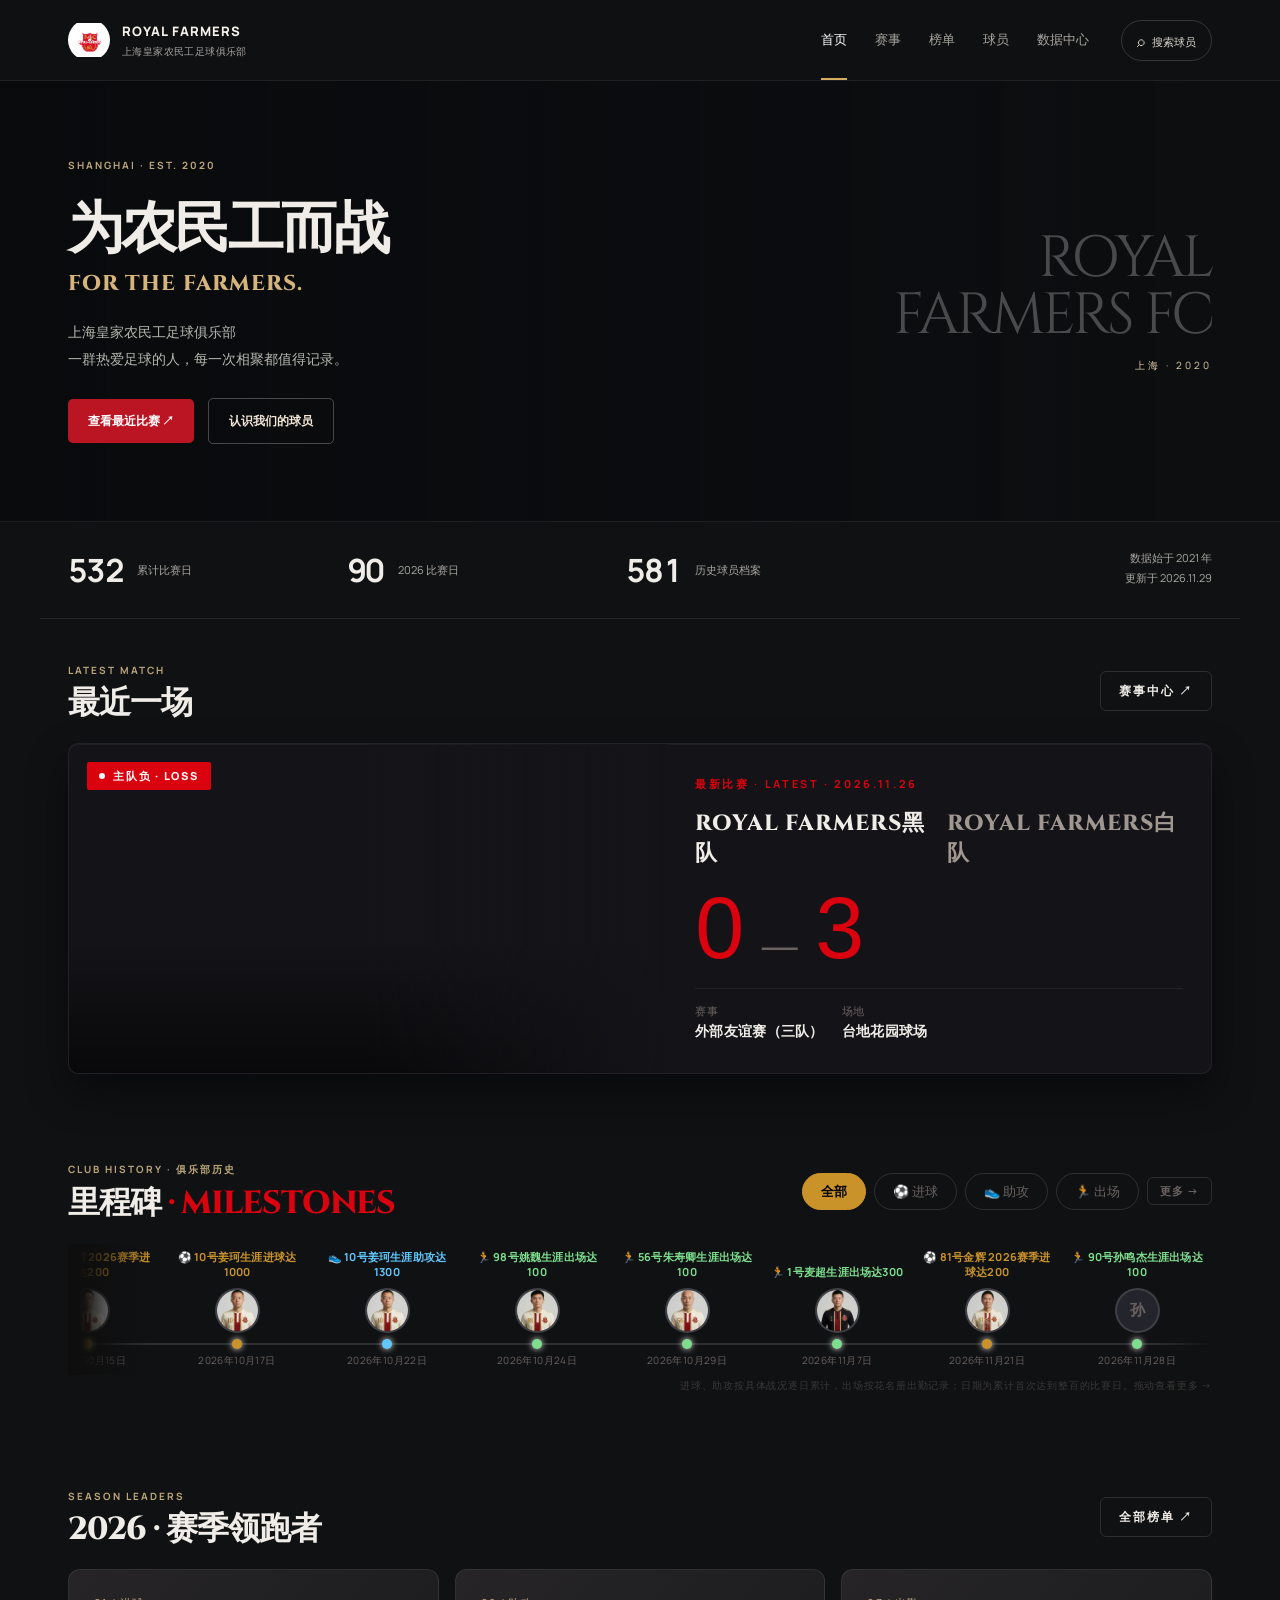
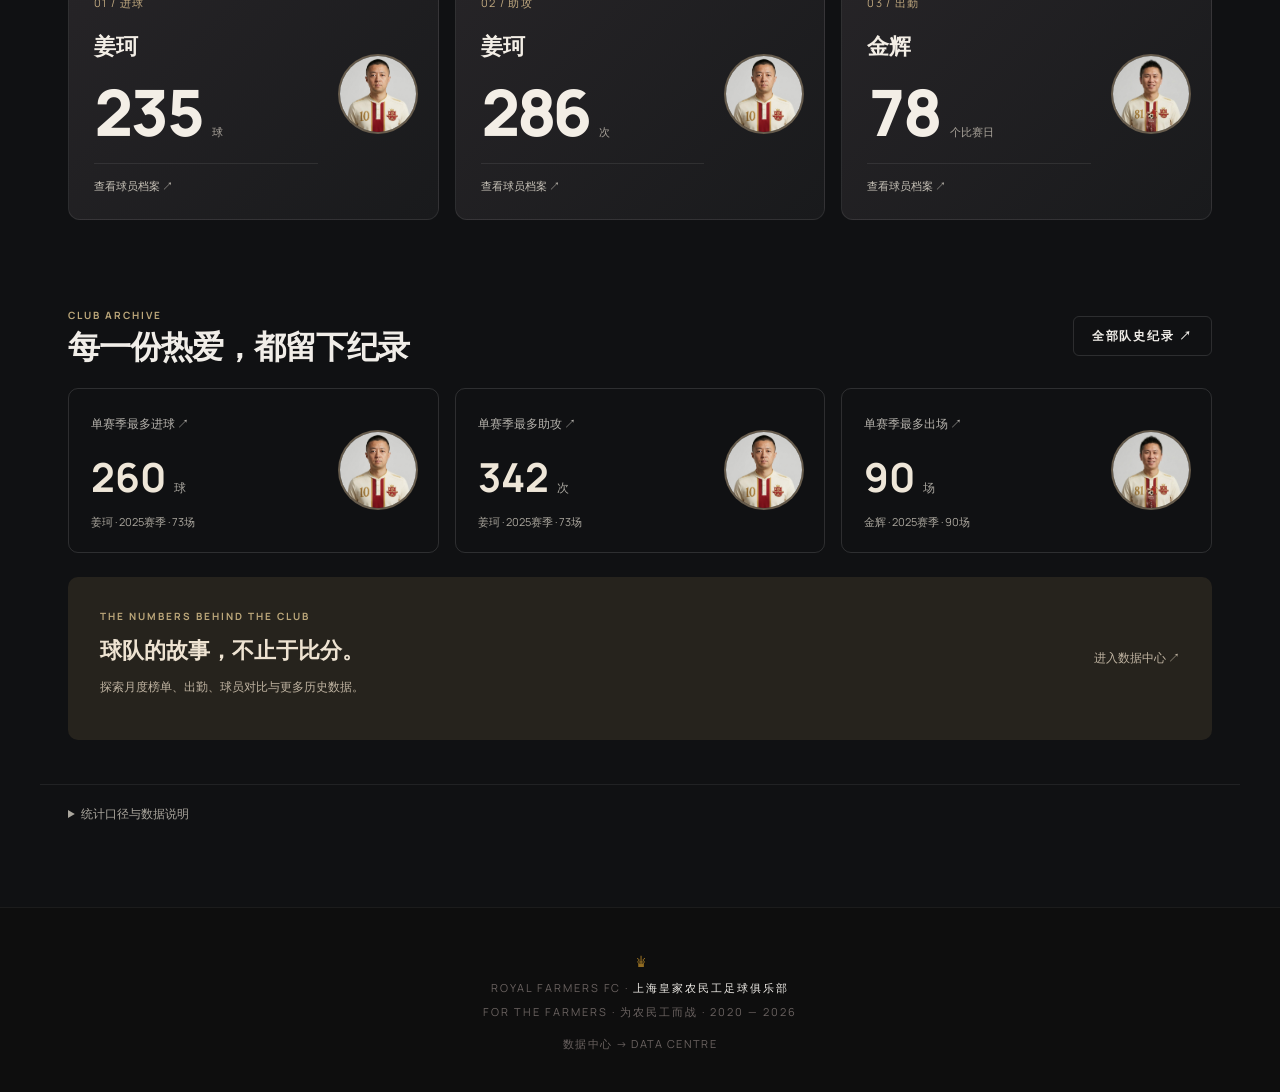
<file: index.html>
<!doctype html>
<html lang="zh-CN">
<head>
<meta charset="utf-8" />
<meta name="viewport" content="width=device-width, initial-scale=1" />
<title>Royal Farmers FC — 上海皇家农夫足球俱乐部</title>
<meta name="description" content="上海皇家农民工足球俱乐部：比赛赛程、球员档案、历史数据与每周快乐足球故事。" />
<meta name="robots" content="index, follow" />
<link rel="canonical" href="https://www.royalfarmers.club/" />
<meta property="og:type" content="website" />
<meta property="og:site_name" content="Royal Farmers FC" />
<meta property="og:title" content="Royal Farmers FC — 上海皇家农夫足球俱乐部" />
<meta property="og:description" content="比赛赛程、球员档案、历史数据与每周快乐足球故事。" />
<meta property="og:url" content="https://www.royalfarmers.club/" />
<meta property="og:image" content="https://www.royalfarmers.club/assets/og-card.png" />
<meta property="og:image:width" content="1731" />
<meta property="og:image:height" content="909" />
<meta property="og:image:alt" content="Royal Farmers FC 上海皇家农夫足球俱乐部" />
<meta name="twitter:card" content="summary_large_image" />
<meta name="twitter:title" content="Royal Farmers FC — 上海皇家农夫足球俱乐部" />
<meta name="twitter:description" content="比赛赛程、球员档案、历史数据与每周快乐足球故事。" />
<meta name="twitter:image" content="https://www.royalfarmers.club/assets/og-card.png" />
<meta name="theme-color" content="#0a0a0c" />
<link rel="icon" href="assets/crest.jpg" />
<link rel="manifest" href="manifest.json" />
<link rel="apple-touch-icon" href="assets/apple-touch-icon.png" />
<meta name="apple-mobile-web-app-capable" content="yes" />
<meta name="apple-mobile-web-app-status-bar-style" content="black-translucent" />
<meta name="apple-mobile-web-app-title" content="Royal Farmers" />
<link rel="stylesheet" href="colors_and_type.css?v=202611290111" />
<link rel="stylesheet" href="site.css?v=202611290111" />
<link rel="stylesheet" href="players.css?v=202611290111" />
<link rel="stylesheet" href="mobile.css?v=202611290111" />
</head>
<body class="rf">
<div id="root"></div>

<!-- 自托管 React 生产版（不再依赖 unpkg，国内加载快）-->
<script src="assets/vendor/react.production.min.js"></script>
<script src="assets/vendor/react-dom.production.min.js"></script>

<!-- esbuild 预编译产物（scripts/build.sh 生成，浏览器不再需要 Babel）-->
<script src="data.min.js?v=202611290111"></script>
<script src="components.min.js?v=202611290111"></script>
<script src="app.min.js?v=202611290111"></script>
<script src="mobile-fix.js"></script>
</body>
</html>
</file>
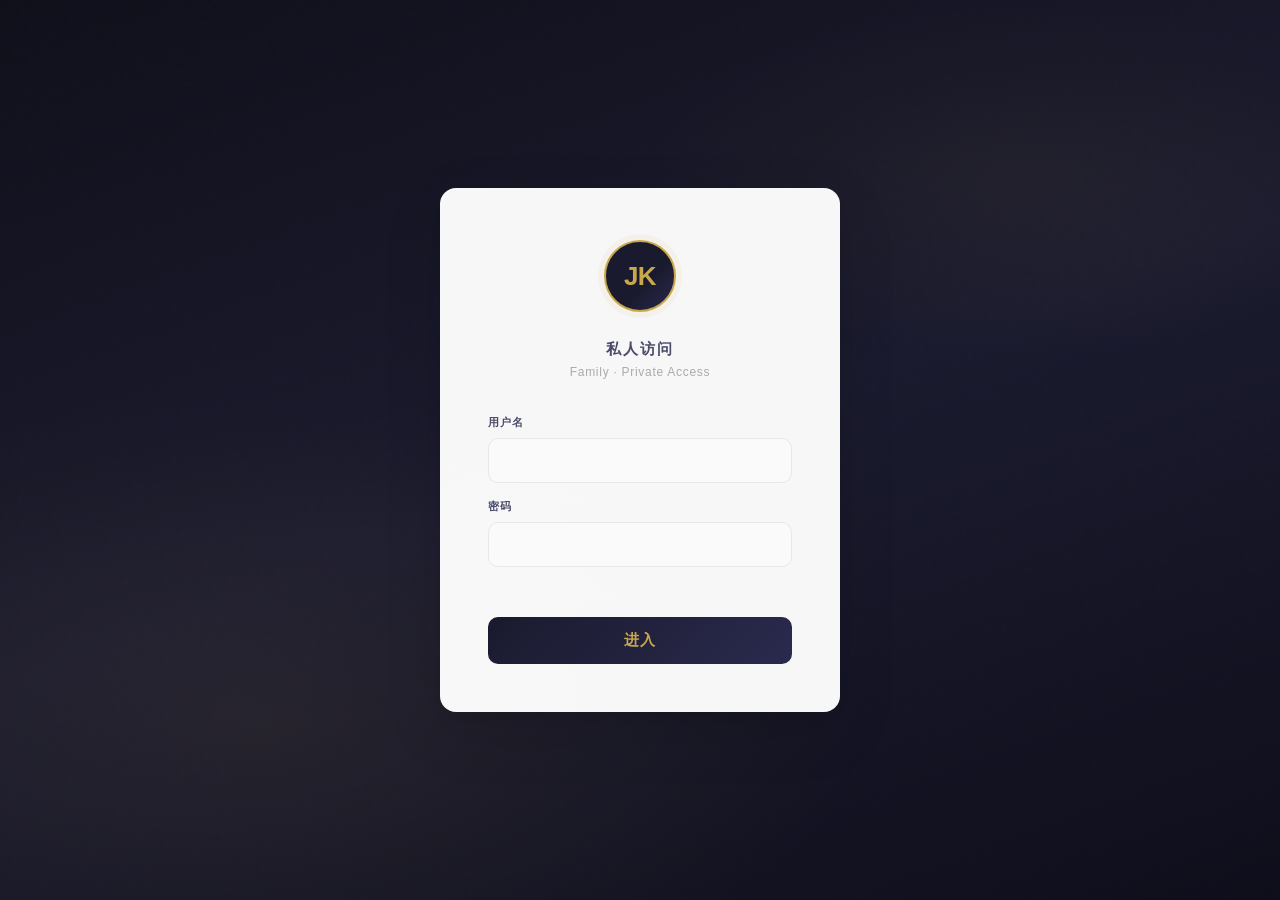
<file: JK/index.html>
<!DOCTYPE html>
<html lang="zh">
<head>
<meta charset="utf-8">
<meta name="viewport" content="width=device-width, initial-scale=1.0">
<title>JK</title>
<meta name="robots" content="noindex, nofollow">
<style>
  *, *::before, *::after { box-sizing: border-box; margin: 0; padding: 0; }

  :root {
    --gold: #c9a84c;
    --gold-light: #e8d5a3;
    --ink: #1a1a2e;
    --ink-soft: #4a4a6a;
    --surface: #fafaf8;
    --border: rgba(201,168,76,0.2);
    --radius: 16px;
    --shadow: 0 20px 60px rgba(0,0,0,0.12), 0 4px 16px rgba(0,0,0,0.08);
  }

  html, body {
    height: 100%;
    font-family: -apple-system, 'PingFang SC', 'Helvetica Neue', sans-serif;
    background: var(--ink);
    color: var(--ink);
  }

  /* ── Background ── */
  .bg {
    position: fixed; inset: 0;
    background:
      radial-gradient(ellipse 80% 60% at 20% 80%, rgba(201,168,76,0.08) 0%, transparent 60%),
      radial-gradient(ellipse 60% 40% at 80% 20%, rgba(201,168,76,0.05) 0%, transparent 50%),
      linear-gradient(160deg, #0f0f1a 0%, #1a1a2e 50%, #0d0d1a 100%);
    z-index: 0;
  }

  /* subtle grain */
  .bg::after {
    content: '';
    position: fixed; inset: 0;
    background-image: url("data:image/svg+xml,%3Csvg viewBox='0 0 200 200' xmlns='http://www.w3.org/2000/svg'%3E%3Cfilter id='n'%3E%3CfeTurbulence type='fractalNoise' baseFrequency='0.65' numOctaves='3' stitchTiles='stitch'/%3E%3C/filter%3E%3Crect width='100%25' height='100%25' filter='url(%23n)' opacity='0.04'/%3E%3C/svg%3E");
    opacity: 0.3;
    pointer-events: none;
  }

  /* ── Center wrapper ── */
  .wrap {
    position: relative; z-index: 1;
    min-height: 100vh;
    display: flex; flex-direction: column;
    align-items: center; justify-content: center;
    padding: 40px 20px;
  }

  /* ── Login card ── */
  #login-card {
    background: rgba(255,255,255,0.97);
    border-radius: var(--radius);
    box-shadow: var(--shadow);
    padding: 52px 48px 48px;
    width: 100%; max-width: 400px;
    transition: opacity 0.4s, transform 0.4s;
  }

  .monogram {
    width: 72px; height: 72px;
    border-radius: 50%;
    background: linear-gradient(135deg, #1a1a2e 60%, #2a2a4e);
    border: 2px solid var(--gold);
    display: flex; align-items: center; justify-content: center;
    margin: 0 auto 28px;
    font-size: 26px; font-weight: 700;
    letter-spacing: -0.5px;
    color: var(--gold);
    box-shadow: 0 0 0 6px rgba(201,168,76,0.08);
  }

  .card-title {
    text-align: center;
    font-size: 15px;
    font-weight: 600;
    color: var(--ink-soft);
    letter-spacing: 0.12em;
    text-transform: uppercase;
    margin-bottom: 6px;
  }

  .card-sub {
    text-align: center;
    font-size: 12px;
    color: #aaa;
    margin-bottom: 36px;
    letter-spacing: 0.06em;
  }

  .field {
    margin-bottom: 16px;
  }

  .field label {
    display: block;
    font-size: 11px;
    font-weight: 600;
    color: var(--ink-soft);
    letter-spacing: 0.1em;
    text-transform: uppercase;
    margin-bottom: 8px;
  }

  .field input {
    width: 100%;
    padding: 13px 16px;
    border: 1.5px solid #e8e8e8;
    border-radius: 10px;
    font-size: 15px;
    font-family: inherit;
    color: var(--ink);
    background: #fafafa;
    outline: none;
    transition: border-color 0.2s, box-shadow 0.2s, background 0.2s;
  }

  .field input:focus {
    border-color: var(--gold);
    background: #fff;
    box-shadow: 0 0 0 3px rgba(201,168,76,0.12);
  }

  .field input.error {
    border-color: #e55;
    box-shadow: 0 0 0 3px rgba(220,50,50,0.08);
  }

  #err-msg {
    font-size: 12px;
    color: #e55;
    text-align: center;
    min-height: 18px;
    margin-bottom: 12px;
    opacity: 0;
    transition: opacity 0.2s;
  }

  #err-msg.show { opacity: 1; }

  .btn-login {
    width: 100%;
    padding: 14px;
    background: linear-gradient(135deg, var(--ink) 0%, #2a2a4e 100%);
    color: var(--gold);
    border: none;
    border-radius: 10px;
    font-size: 15px;
    font-weight: 600;
    font-family: inherit;
    letter-spacing: 0.05em;
    cursor: pointer;
    transition: opacity 0.2s, transform 0.15s;
    margin-top: 4px;
  }

  .btn-login:hover { opacity: 0.88; transform: translateY(-1px); }
  .btn-login:active { transform: translateY(0); }
  .btn-login:disabled { opacity: 0.5; cursor: not-allowed; transform: none; }

  /* ── Portal screen ── */
  #portal-screen {
    display: none;
    width: 100%; max-width: 520px;
    text-align: center;
    animation: fadeUp 0.6s ease both;
  }

  @keyframes fadeUp {
    from { opacity: 0; transform: translateY(24px); }
    to   { opacity: 1; transform: translateY(0); }
  }

  .portal-monogram {
    width: 96px; height: 96px;
    border-radius: 50%;
    background: linear-gradient(135deg, rgba(201,168,76,0.15) 0%, rgba(201,168,76,0.05) 100%);
    border: 1.5px solid rgba(201,168,76,0.4);
    display: flex; align-items: center; justify-content: center;
    margin: 0 auto 32px;
    font-size: 36px; font-weight: 700;
    color: var(--gold);
    letter-spacing: -1px;
  }

  .portal-greeting {
    font-size: 28px;
    font-weight: 700;
    color: #fff;
    margin-bottom: 10px;
    line-height: 1.2;
  }

  .portal-date {
    font-size: 13px;
    color: rgba(255,255,255,0.4);
    letter-spacing: 0.08em;
    margin-bottom: 48px;
  }

  .portal-btn {
    display: inline-flex;
    align-items: center;
    gap: 12px;
    padding: 18px 40px;
    background: linear-gradient(135deg, var(--gold) 0%, #d4a830 100%);
    color: var(--ink);
    border: none;
    border-radius: 50px;
    font-size: 16px;
    font-weight: 700;
    font-family: inherit;
    letter-spacing: 0.03em;
    cursor: pointer;
    text-decoration: none;
    box-shadow: 0 8px 32px rgba(201,168,76,0.3);
    transition: transform 0.2s, box-shadow 0.2s, opacity 0.2s;
    margin-bottom: 20px;
  }

  .portal-btn:hover {
    transform: translateY(-2px);
    box-shadow: 0 12px 40px rgba(201,168,76,0.4);
  }

  .portal-btn:active { transform: translateY(0); }

  .portal-btn svg { width: 20px; height: 20px; flex-shrink: 0; }

  .portal-hint {
    font-size: 12px;
    color: rgba(255,255,255,0.3);
    line-height: 1.7;
    max-width: 320px;
    margin: 0 auto 48px;
  }

  .portal-hint a {
    color: rgba(201,168,76,0.6);
    text-decoration: none;
  }

  .portal-hint a:hover { color: var(--gold); }

  .divider {
    width: 40px; height: 1px;
    background: rgba(201,168,76,0.2);
    margin: 0 auto 36px;
  }

  .quick-links {
    display: flex;
    flex-wrap: wrap;
    gap: 10px;
    justify-content: center;
  }

  .quick-link {
    display: inline-flex;
    align-items: center;
    gap: 6px;
    padding: 9px 18px;
    background: rgba(255,255,255,0.06);
    border: 1px solid rgba(255,255,255,0.1);
    border-radius: 50px;
    color: rgba(255,255,255,0.6);
    font-size: 12px;
    font-family: inherit;
    text-decoration: none;
    cursor: pointer;
    transition: background 0.2s, color 0.2s, border-color 0.2s;
  }

  .quick-link:hover {
    background: rgba(201,168,76,0.1);
    border-color: rgba(201,168,76,0.3);
    color: var(--gold-light);
  }

  .logout-btn {
    margin-top: 56px;
    font-size: 11px;
    color: rgba(255,255,255,0.2);
    background: none;
    border: none;
    cursor: pointer;
    font-family: inherit;
    letter-spacing: 0.08em;
    text-transform: uppercase;
    transition: color 0.2s;
  }

  .logout-btn:hover { color: rgba(255,255,255,0.4); }

  /* Mobile */
  @media (max-width: 480px) {
    #login-card { padding: 40px 28px 36px; }
    .portal-greeting { font-size: 22px; }
    .portal-btn { padding: 16px 28px; font-size: 15px; }
  }
</style>
</head>
<body>

<div class="bg"></div>

<div class="wrap">

  <!-- ── Login ── -->
  <div id="login-card">
    <div class="monogram">JK</div>
    <p class="card-title">私人访问</p>
    <p class="card-sub">Family · Private Access</p>

    <div class="field">
      <label>用户名</label>
      <input type="text" id="username" autocomplete="username" autocorrect="off"
             autocapitalize="none" spellcheck="false" placeholder="">
    </div>

    <div class="field">
      <label>密码</label>
      <input type="password" id="password" autocomplete="current-password" placeholder="">
    </div>

    <p id="err-msg">用户名或密码不正确</p>

    <button class="btn-login" id="login-btn" onclick="doLogin()">进入</button>
  </div>

  <!-- ── Portal gateway (shown after login) ── -->
  <div id="portal-screen">
    <div class="portal-monogram">JK</div>
    <h1 class="portal-greeting">你好，家人 👋</h1>
    <p class="portal-date" id="portal-date"></p>

    <a class="portal-btn" href="#" id="portal-main-btn">
      <svg viewBox="0 0 24 24" fill="none" stroke="currentColor" stroke-width="2.2" stroke-linecap="round" stroke-linejoin="round">
        <rect x="3" y="3" width="7" height="7" rx="1.5"/><rect x="14" y="3" width="7" height="7" rx="1.5"/>
        <rect x="3" y="14" width="7" height="7" rx="1.5"/><rect x="14" y="14" width="7" height="7" rx="1.5"/>
      </svg>
      进入家庭办公室
    </a>

    <p class="portal-hint" id="portal-hint-txt">正在检测网络…</p>

    <div class="divider"></div>

    <div class="quick-links" id="quick-links-wrap">
      <a class="quick-link" data-path="/wealth-checkup.html">📋 财务体检</a>
      <a class="quick-link" data-path="/all-weather.html">🌐 全天候配置</a>
      <a class="quick-link" data-path="/options.html">⚙️ 期权仪表板</a>
      <a class="quick-link" data-path="/travel-guide.html">🧭 旅行指南</a>
      <a class="quick-link" data-path="/budget.html">📊 家庭预算</a>
      <a class="quick-link" data-path="/monthly-review.html">📅 月度复盘</a>
    </div>

    <button class="logout-btn" onclick="doLogout()">退出</button>
  </div>

</div>

<script>
(function () {
  'use strict';

  const HASH = '5f6c1f7f8942dc3cf66162c6274611a3971f2df9315791f26780fdeea155b77b';
  const SESSION_KEY = 'jk_auth';

  // ── SHA-256 via Web Crypto ──
  async function sha256(str) {
    const buf = await crypto.subtle.digest('SHA-256',
      new TextEncoder().encode(str));
    return Array.from(new Uint8Array(buf))
      .map(b => b.toString(16).padStart(2, '0')).join('');
  }

  // ── URL routing ──
  // 内网（Mac本机或局域网）直接用局域网地址；外网用 Cloudflare 隧道
  const LOCAL_BASE  = 'http://192.168.0.52:8899';
  const TUNNEL_BASE = 'https://hub.royalfarmers.club'; // Cloudflare named tunnel, permanent

  function getBase() {
    const h = location.hostname;
    // 本机 或 局域网 192.168.x.x
    if (h === 'localhost' || h === '127.0.0.1' || /^192\.168\./.test(h)) {
      return LOCAL_BASE;
    }
    return TUNNEL_BASE;
  }

  // ── Show portal ──
  function showPortal() {
    document.getElementById('login-card').style.display = 'none';
    const ps = document.getElementById('portal-screen');
    ps.style.display = 'block';

    // Date greeting
    const now = new Date();
    const days = ['星期日','星期一','星期二','星期三','星期四','星期五','星期六'];
    const dateStr = now.getFullYear() + ' 年 '
      + (now.getMonth()+1) + ' 月 '
      + now.getDate() + ' 日  '
      + days[now.getDay()];
    document.getElementById('portal-date').textContent = dateStr;

    const base = getBase();
    const isExternal = base === TUNNEL_BASE;

    // 主按钮
    document.getElementById('portal-main-btn').href = base + '/portal.html';

    // 提示文字
    document.getElementById('portal-hint-txt').innerHTML = isExternal
      ? '通过 Cloudflare 隧道访问 · 数据实时同步'
      : '局域网直连 · 数据实时同步';

    // 快捷链接
    document.querySelectorAll('.quick-link[data-path]').forEach(a => {
      a.href = base + a.dataset.path;
    });
  }

  // ── Login ──
  window.doLogin = async function () {
    const btn = document.getElementById('login-btn');
    const un = document.getElementById('username');
    const pw = document.getElementById('password');
    const err = document.getElementById('err-msg');

    btn.disabled = true;
    btn.textContent = '验证中…';
    err.classList.remove('show');
    un.classList.remove('error');
    pw.classList.remove('error');

    try {
      const input = un.value.trim() + '|' + pw.value;
      const hash = await sha256(input);

      if (hash === HASH) {
        sessionStorage.setItem(SESSION_KEY, '1');
        showPortal();
      } else {
        un.classList.add('error');
        pw.classList.add('error');
        err.classList.add('show');
        pw.value = '';
        pw.focus();
      }
    } finally {
      btn.disabled = false;
      btn.textContent = '进入';
    }
  };

  // ── Logout ──
  window.doLogout = function () {
    sessionStorage.removeItem(SESSION_KEY);
    location.reload();
  };

  // ── Enter key ──
  document.addEventListener('keydown', function (e) {
    if (e.key === 'Enter') {
      const card = document.getElementById('login-card');
      if (card && card.style.display !== 'none') window.doLogin();
    }
  });

  // ── Auto-restore session ──
  if (sessionStorage.getItem(SESSION_KEY) === '1') {
    document.addEventListener('DOMContentLoaded', showPortal);
  }
})();
</script>

</body>
</html>
</file>
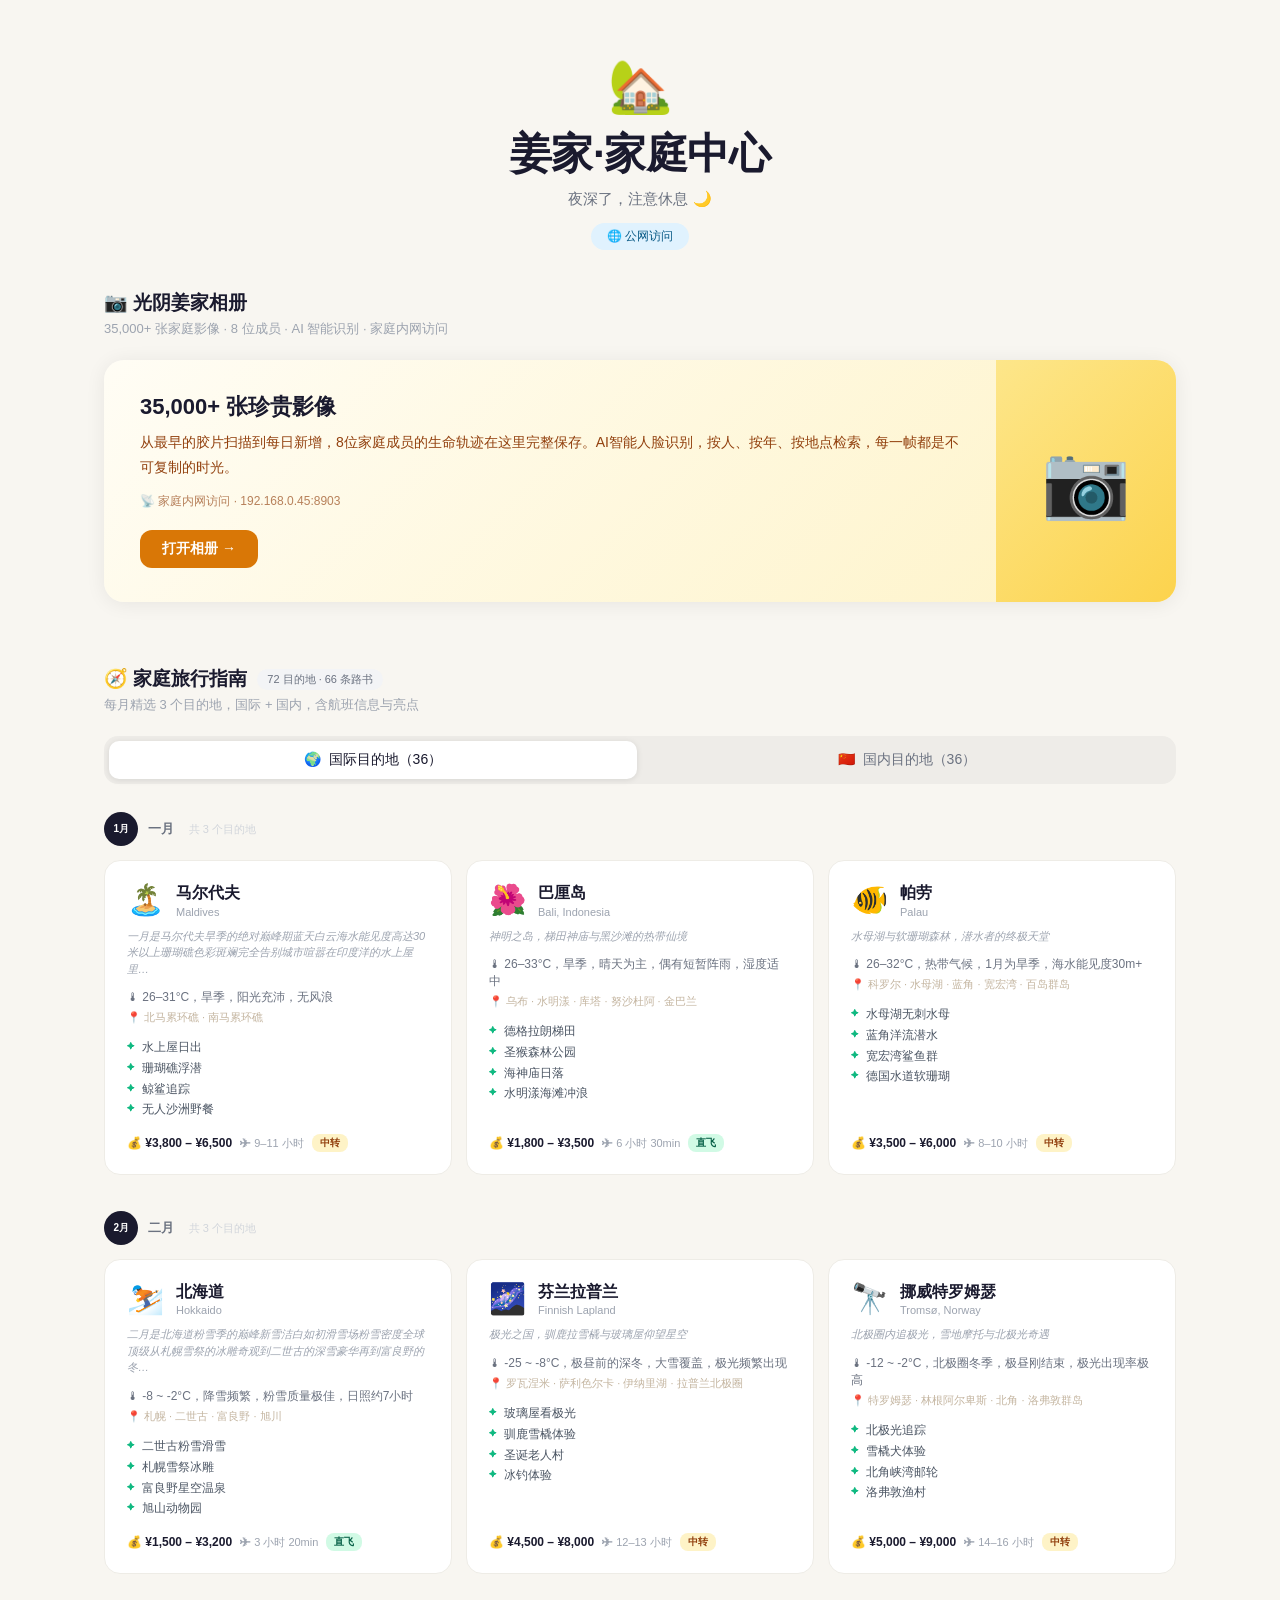
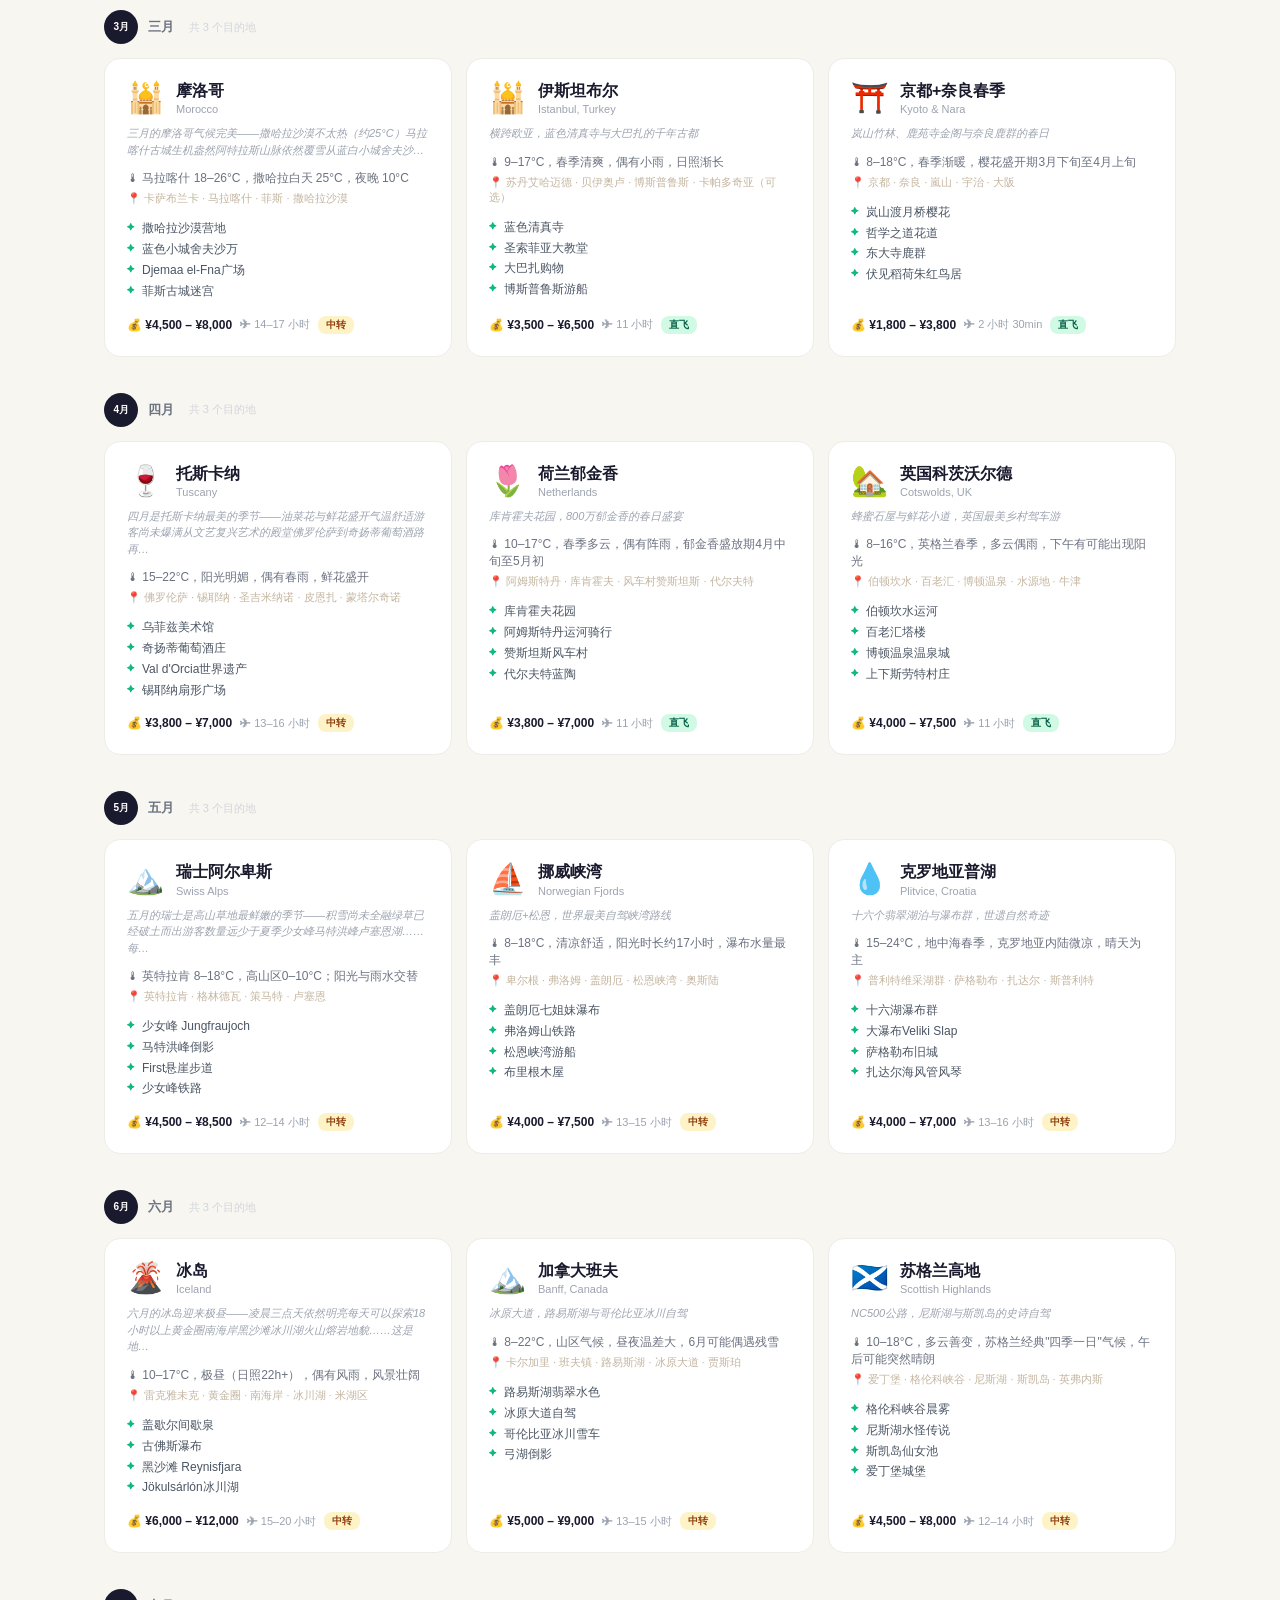
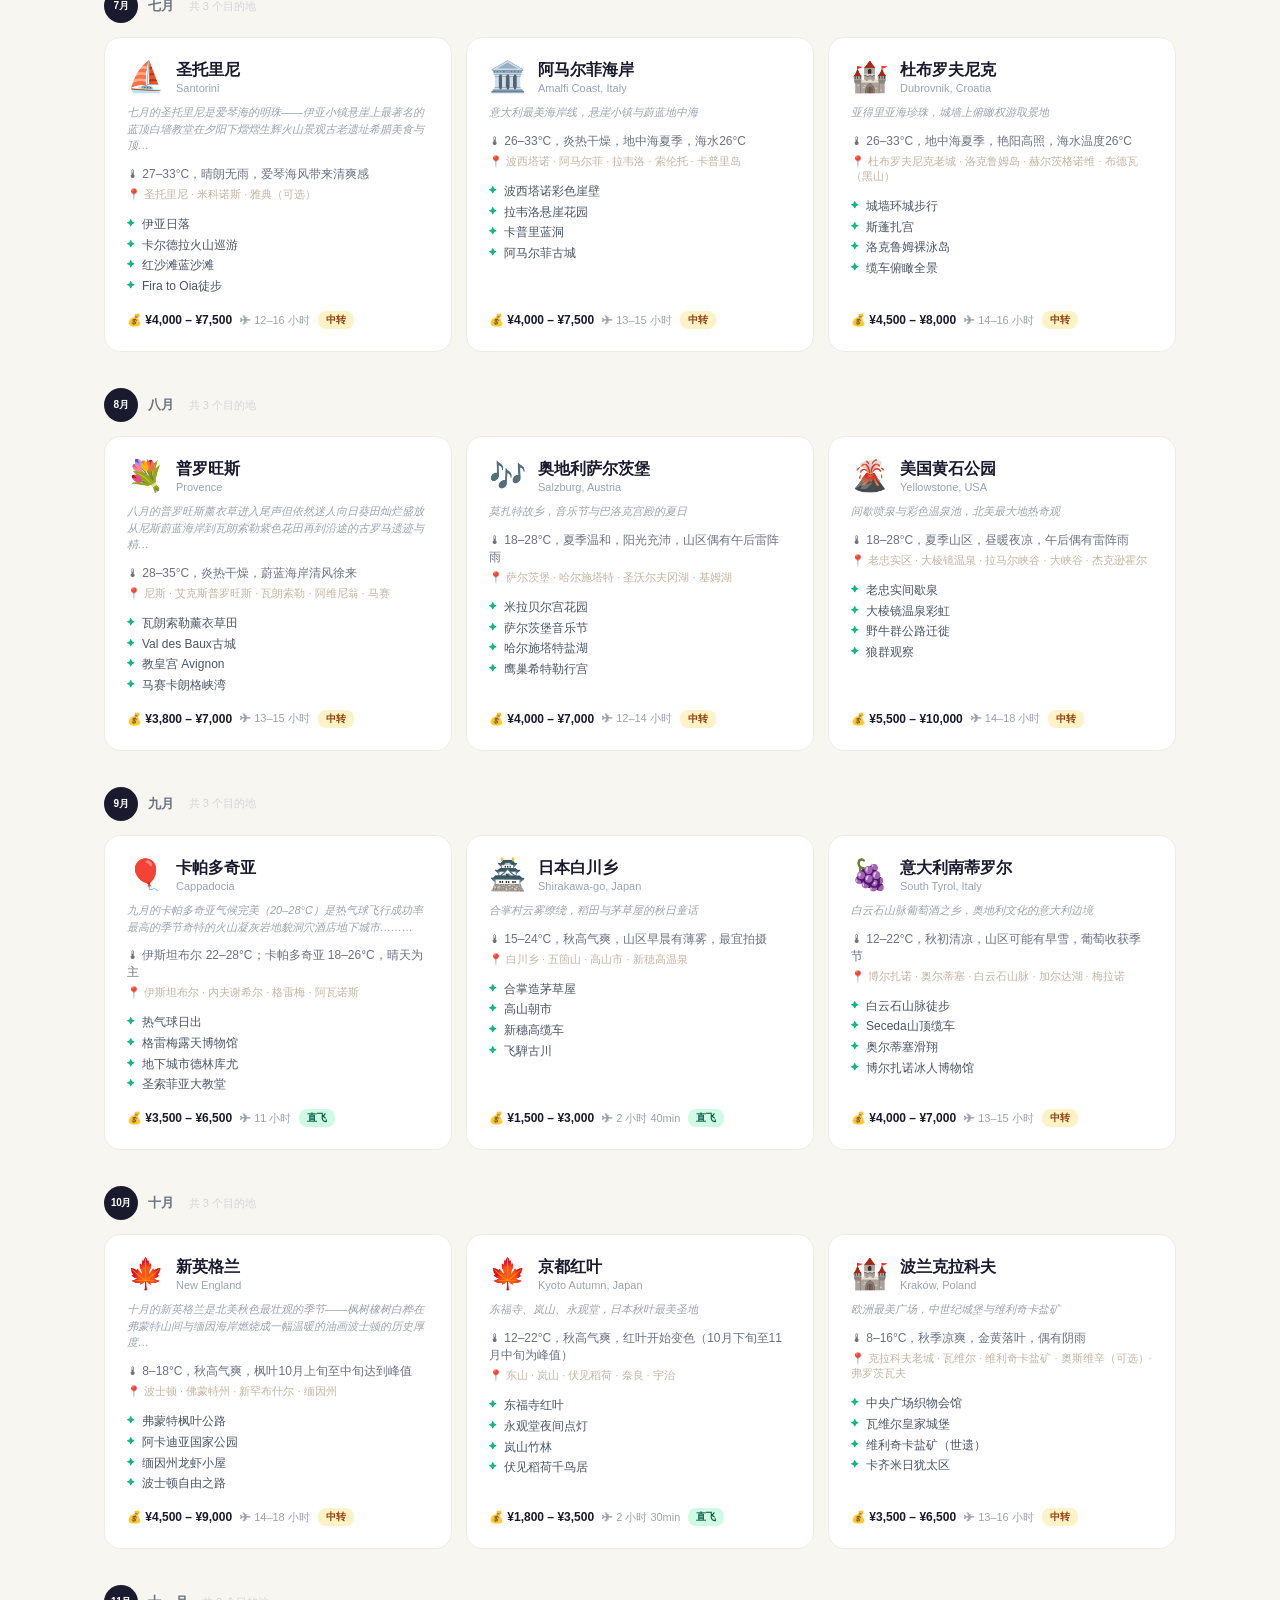
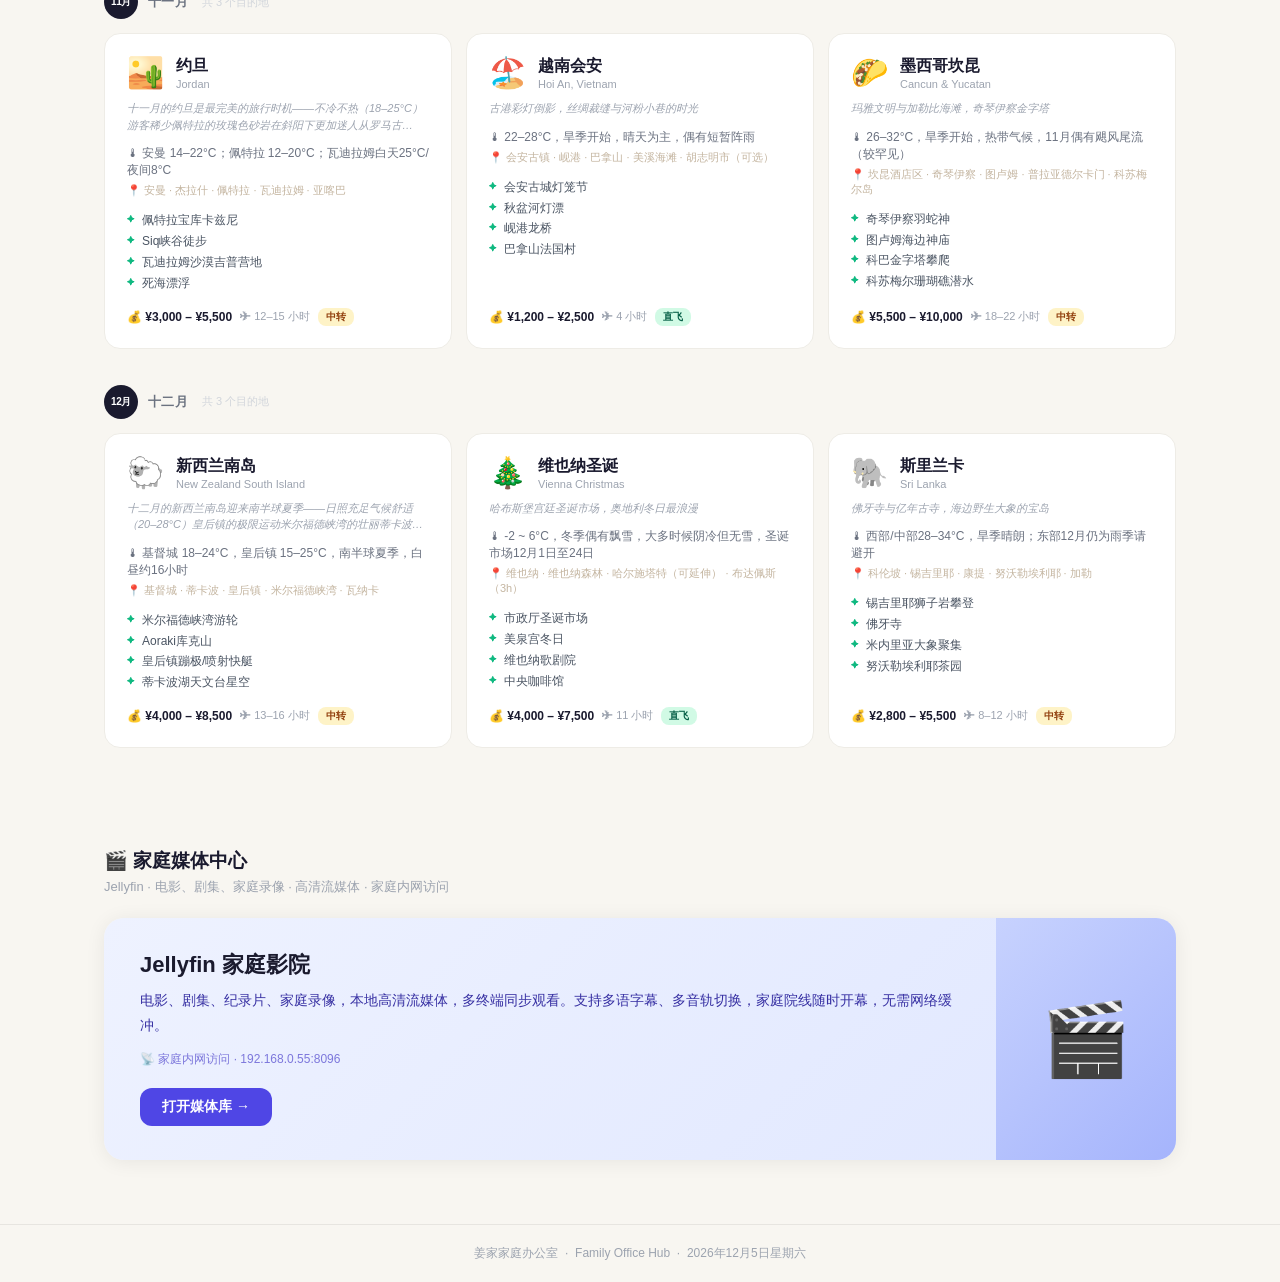
<file: happy.html>
<!DOCTYPE html>
<html lang="zh-CN">
<head>
<meta charset="UTF-8">
<meta name="viewport" content="width=device-width, initial-scale=1.0">
<title>姜家 · 家庭中心</title>
<style>
*,*::before,*::after{box-sizing:border-box;margin:0;padding:0}
html{font-size:16px;-webkit-font-smoothing:antialiased}
body{font-family:-apple-system,'PingFang SC','Helvetica Neue',sans-serif;background:#F8F6F1;color:#1a1a2e;min-height:100vh}

/* ── Hero ── */
.hero{text-align:center;padding:60px 20px 40px}
.hero-icon{font-size:52px;margin-bottom:14px;line-height:1}
.hero h1{font-size:clamp(26px,5vw,42px);font-weight:700;letter-spacing:-0.5px;margin-bottom:8px}
.hero-sub{color:#6b7280;font-size:15px;margin-bottom:14px}
.net-badge{display:inline-flex;align-items:center;gap:6px;padding:5px 16px;border-radius:20px;font-size:12px;font-weight:500}
.net-lan{background:#d1fae5;color:#065f46}
.net-ext{background:#e0f2fe;color:#075985}

/* ── Section wrapper ── */
.section{max-width:1120px;margin:0 auto;padding:0 24px 64px}
.section-header{margin-bottom:22px}
.section-title{font-size:19px;font-weight:700;display:flex;align-items:center;gap:10px;margin-bottom:4px}
.section-badge{font-size:11px;font-weight:500;padding:3px 10px;border-radius:12px;background:#F3F4F6;color:#6b7280}
.section-sub{font-size:13px;color:#9ca3af}

/* ── Service Card (Photos / Media) ── */
.svc-card{border-radius:20px;overflow:hidden;display:flex;align-items:stretch;box-shadow:0 2px 20px rgba(0,0,0,.07)}
.svc-left{flex:1;padding:34px 36px;display:flex;flex-direction:column;justify-content:space-between}
.svc-right{width:180px;display:flex;align-items:center;justify-content:center;font-size:72px;flex-shrink:0}
.svc-name{font-size:22px;font-weight:700;margin-bottom:10px;line-height:1.2}
.svc-desc{font-size:14px;line-height:1.75;margin-bottom:14px}
.svc-meta{font-size:12px;margin-bottom:20px;opacity:.65}
.svc-btn{display:inline-flex;align-items:center;gap:6px;padding:10px 22px;border-radius:12px;font-size:14px;font-weight:600;text-decoration:none;transition:opacity .18s,transform .15s;align-self:flex-start;border:none;cursor:pointer}
.svc-btn:hover{opacity:.87;transform:scale(1.02)}

/* Photos — amber */
.card-amber{background:linear-gradient(135deg,#FFFDF5,#FEF3C7)}
.card-amber .svc-right{background:linear-gradient(135deg,#FDE68A,#FCD34D);color:#78350F}
.card-amber .svc-desc{color:#92400E}
.card-amber .svc-meta{color:#92400E}
.card-amber .svc-btn{background:#D97706;color:#fff}

/* Media — deep indigo */
.card-indigo{background:linear-gradient(135deg,#EEF2FF,#E0E7FF)}
.card-indigo .svc-right{background:linear-gradient(135deg,#C7D2FE,#A5B4FC);color:#3730A3}
.card-indigo .svc-desc{color:#3730A3}
.card-indigo .svc-meta{color:#4338CA}
.card-indigo .svc-btn{background:#4F46E5;color:#fff}

/* ── Travel Guide ── */
.tabs{display:flex;gap:6px;margin-bottom:28px;background:#EEECE8;border-radius:14px;padding:5px}
.tab{flex:1;padding:10px;border:none;border-radius:10px;font-size:14px;font-weight:500;cursor:pointer;background:transparent;color:#6b7280;transition:.18s}
.tab.active{background:#fff;color:#1a1a2e;box-shadow:0 1px 6px rgba(0,0,0,.10)}

/* Month groups */
.month-group{margin-bottom:36px}
.month-row{display:flex;align-items:center;gap:10px;margin-bottom:14px}
.month-circle{width:34px;height:34px;border-radius:50%;background:#1a1a2e;color:#fff;font-size:10px;font-weight:700;display:flex;align-items:center;justify-content:center;flex-shrink:0;letter-spacing:-.3px}
.month-lbl{font-size:13px;font-weight:600;color:#6b7280;letter-spacing:.3px}
.month-alt{font-size:11px;color:#d1d5db;margin-left:4px}
.dest-grid{display:grid;grid-template-columns:repeat(auto-fill,minmax(290px,1fr));gap:14px}

/* Destination card */
.dest-card{background:#fff;border-radius:16px;border:1px solid #EEECE6;padding:22px;display:flex;flex-direction:column;transition:transform .2s,box-shadow .2s}
.dest-card:hover{transform:translateY(-3px);box-shadow:0 8px 28px rgba(0,0,0,.09)}
.dest-head{display:flex;align-items:flex-start;gap:12px;margin-bottom:10px}
.dest-flag{font-size:30px;line-height:1;flex-shrink:0;margin-top:2px}
.dest-names .dest-name{font-size:16px;font-weight:700;line-height:1.2;margin-bottom:3px}
.dest-names .dest-en{font-size:11px;color:#9ca3af}
.dest-weather{font-size:12px;color:#6b7280;margin-bottom:4px}
.dest-region{font-size:11px;color:#c4b5a0;margin-bottom:12px}
.dest-hl{list-style:none;margin-bottom:14px;flex:1}
.dest-hl li{font-size:12px;color:#4b5563;padding:2px 0 2px 15px;position:relative;line-height:1.4}
.dest-hl li::before{content:'✦';position:absolute;left:0;top:4px;font-size:8px;color:#10b981}
.dest-foot{display:flex;align-items:center;flex-wrap:wrap;gap:8px;margin-top:auto}
.dest-price{font-size:12px;font-weight:600;color:#1a1a2e}
.dest-time{font-size:11px;color:#9ca3af}
.dest-fly{padding:2px 8px;border-radius:8px;font-size:10px;font-weight:600}
.fly-direct{background:#d1fae5;color:#065f46}
.fly-via{background:#fef3c7;color:#92400e}
.dest-tagline{font-size:11px;color:#9ca3af;margin-bottom:12px;line-height:1.5;font-style:italic}

/* ── Footer ── */
footer{text-align:center;padding:20px;color:#9ca3af;font-size:12px;border-top:1px solid rgba(0,0,0,.07)}

/* ── Responsive ── */
@media(max-width:640px){
  .hero{padding:40px 16px 28px}
  .svc-card{flex-direction:column}
  .svc-right{width:100%;height:80px;font-size:44px}
  .svc-left{padding:24px 22px 26px}
  .section{padding:0 16px 48px}
  .dest-grid{grid-template-columns:1fr}
}
</style>

<!-- Travel data global containers -->
<script>
const DESTINATIONS={},DOMESTIC={},DESTINATIONS_2={},DESTINATIONS_3={},DOMESTIC_2={},DOMESTIC_3={};
let MONTH_META_2=[],MONTH_META_3=[],DOMESTIC_META_2=[],DOMESTIC_META_3=[];
</script>
<script src="travel-data-base.js"></script>
<script src="travel-data-domestic-base.js"></script>
<script src="travel-data-phase3-intl.js"></script>
<script src="travel-data-phase3-cn.js"></script>
</head>
<body>

<!-- ── Hero ── -->
<div class="hero">
  <div class="hero-icon">🏡</div>
  <h1>姜家·家庭中心</h1>
  <div class="hero-sub" id="greeting"></div>
  <span class="net-badge" id="netBadge"></span>
</div>

<!-- ── 光阴相册 ── -->
<div class="section">
  <div class="section-header">
    <div class="section-title">📷 光阴姜家相册</div>
    <div class="section-sub">35,000+ 张家庭影像 · 8 位成员 · AI 智能识别 · 家庭内网访问</div>
  </div>
  <div class="svc-card card-amber">
    <div class="svc-left">
      <div>
        <div class="svc-name">35,000+ 张珍贵影像</div>
        <div class="svc-desc">从最早的胶片扫描到每日新增，8位家庭成员的生命轨迹在这里完整保存。AI智能人脸识别，按人、按年、按地点检索，每一帧都是不可复制的时光。</div>
        <div class="svc-meta">📡 家庭内网访问 · 192.168.0.45:8903</div>
      </div>
      <a class="svc-btn" href="http://192.168.0.45:8903" target="_blank">打开相册 →</a>
    </div>
    <div class="svc-right">📷</div>
  </div>
</div>

<!-- ── 旅行指南 ── -->
<div class="section">
  <div class="section-header">
    <div class="section-title">🧭 家庭旅行指南 <span class="section-badge">72 目的地 · 66 条路书</span></div>
    <div class="section-sub">每月精选 3 个目的地，国际 + 国内，含航班信息与亮点</div>
  </div>
  <div class="tabs">
    <button class="tab active" onclick="switchTab('intl',this)">🌍&nbsp; 国际目的地（36）</button>
    <button class="tab" onclick="switchTab('cn',this)">🇨🇳&nbsp; 国内目的地（36）</button>
  </div>
  <div id="pane-intl"></div>
  <div id="pane-cn" style="display:none"></div>
</div>

<!-- ── 家庭媒体中心 ── -->
<div class="section">
  <div class="section-header">
    <div class="section-title">🎬 家庭媒体中心</div>
    <div class="section-sub">Jellyfin · 电影、剧集、家庭录像 · 高清流媒体 · 家庭内网访问</div>
  </div>
  <div class="svc-card card-indigo">
    <div class="svc-left">
      <div>
        <div class="svc-name">Jellyfin 家庭影院</div>
        <div class="svc-desc">电影、剧集、纪录片、家庭录像，本地高清流媒体，多终端同步观看。支持多语字幕、多音轨切换，家庭院线随时开幕，无需网络缓冲。</div>
        <div class="svc-meta">📡 家庭内网访问 · 192.168.0.55:8096</div>
      </div>
      <a class="svc-btn" href="http://192.168.0.55:8096/web/#/home.html" target="_blank">打开媒体库 →</a>
    </div>
    <div class="svc-right">🎬</div>
  </div>
</div>

<footer>
  姜家家庭办公室 &nbsp;·&nbsp; Family Office Hub &nbsp;·&nbsp; <span id="footerDate"></span>
</footer>

<script>
/* ── Period-1 meta ── */
var INTL_META_1=[
  {month:1, flag:'🏝️', name:'马尔代夫',     nameEn:'Maldives'},
  {month:2, flag:'⛷️', name:'北海道',       nameEn:'Hokkaido'},
  {month:3, flag:'🕌', name:'摩洛哥',       nameEn:'Morocco'},
  {month:4, flag:'🍷', name:'托斯卡纳',     nameEn:'Tuscany'},
  {month:5, flag:'🏔️', name:'瑞士阿尔卑斯', nameEn:'Swiss Alps'},
  {month:6, flag:'🌋', name:'冰岛',         nameEn:'Iceland'},
  {month:7, flag:'⛵', name:'圣托里尼',     nameEn:'Santorini'},
  {month:8, flag:'💐', name:'普罗旺斯',     nameEn:'Provence'},
  {month:9, flag:'🎈', name:'卡帕多奇亚',   nameEn:'Cappadocia'},
  {month:10,flag:'🍁', name:'新英格兰',     nameEn:'New England'},
  {month:11,flag:'🏜️', name:'约旦',         nameEn:'Jordan'},
  {month:12,flag:'🐑', name:'新西兰南岛',   nameEn:'New Zealand South Island'},
];
var CN_META_1=[
  {month:1, flag:'🌴', name:'三亚',       nameEn:'Sanya'},
  {month:2, flag:'❄️', name:'哈尔滨',     nameEn:'Harbin'},
  {month:3, flag:'🌿', name:'西双版纳',   nameEn:'Xishuangbanna'},
  {month:4, flag:'🏞️', name:'张家界',     nameEn:'Zhangjiajie'},
  {month:5, flag:'🏔️', name:'稻城亚丁',   nameEn:'Daocheng Yading'},
  {month:6, flag:'🏜️', name:'张掖丹霞',   nameEn:'Zhangye Danxia'},
  {month:7, flag:'🌲', name:'喀纳斯',     nameEn:'Kanas Lake'},
  {month:8, flag:'⛰️', name:'西藏林芝',   nameEn:'Linzhi, Tibet'},
  {month:9, flag:'🌊', name:'黄山',       nameEn:'Huangshan'},
  {month:10,flag:'🏞️', name:'泸沽湖',     nameEn:'Lugu Lake'},
  {month:11,flag:'🌋', name:'腾冲',       nameEn:'Tengchong'},
  {month:12,flag:'🏛️', name:'大理丽江',   nameEn:'Dali & Lijiang'},
];

var MONTHS_CN=['一','二','三','四','五','六','七','八','九','十','十一','十二'];

function card(d){
  var price=d.flight&&d.flight.price?d.flight.price:'—';
  var dur=d.flight&&d.flight.duration?d.flight.duration.split('（')[0].replace('约 ','').replace(' 分钟','min'):'—';
  var direct=d.flight&&d.flight.direct;
  var hl=(d.highlights||[]).slice(0,4);
  var tagline=d.tagline||(d.overview?(d.overview.replace(/[，。！？、「」【】]/g,'').substring(0,55)+'…'):'');
  return '<div class="dest-card">'+
    '<div class="dest-head">'+
      '<div class="dest-flag">'+d.flag+'</div>'+
      '<div class="dest-names">'+
        '<div class="dest-name">'+d.name+'</div>'+
        '<div class="dest-en">'+d.nameEn+'</div>'+
      '</div>'+
    '</div>'+
    (tagline?'<div class="dest-tagline">'+tagline+'</div>':'')+
    '<div class="dest-weather">🌡 '+(d.weather||'')+'</div>'+
    '<div class="dest-region">📍 '+(d.region||'')+'</div>'+
    '<ul class="dest-hl">'+hl.map(function(h){return '<li>'+h+'</li>'}).join('')+'</ul>'+
    '<div class="dest-foot">'+
      '<span class="dest-price">💰 '+price+'</span>'+
      '<span class="dest-time">✈ '+dur+'</span>'+
      (d.flight?'<span class="dest-fly '+(direct?'fly-direct':'fly-via')+'">'+(direct?'直飞':'中转')+'</span>':'')+
    '</div>'+
  '</div>';
}

function monthGroup(m, slots){
  if(!slots.length)return '';
  return '<div class="month-group">'+
    '<div class="month-row">'+
      '<div class="month-circle">'+m+'月</div>'+
      '<span class="month-lbl">'+MONTHS_CN[m-1]+'月</span>'+
      '<span class="month-alt">共 '+slots.length+' 个目的地</span>'+
    '</div>'+
    '<div class="dest-grid">'+slots.map(card).join('')+'</div>'+
  '</div>';
}

function renderIntl(){
  var html='';
  for(var m=1;m<=12;m++){
    var slots=[];
    if(DESTINATIONS[m])slots.push(Object.assign({},INTL_META_1[m-1],DESTINATIONS[m]));
    if(MONTH_META_2[m-1]&&DESTINATIONS_2[m])slots.push(Object.assign({},MONTH_META_2[m-1],DESTINATIONS_2[m]));
    if(MONTH_META_3[m-1]&&DESTINATIONS_3[m])slots.push(Object.assign({},MONTH_META_3[m-1],DESTINATIONS_3[m]));
    html+=monthGroup(m,slots);
  }
  document.getElementById('pane-intl').innerHTML=html;
}

function renderCN(){
  var html='';
  for(var m=1;m<=12;m++){
    var slots=[];
    if(DOMESTIC[m])slots.push(Object.assign({},CN_META_1[m-1],DOMESTIC[m]));
    if(DOMESTIC_META_2[m-1]&&DOMESTIC_2[m])slots.push(Object.assign({},DOMESTIC_META_2[m-1],DOMESTIC_2[m]));
    if(DOMESTIC_META_3[m-1]&&DOMESTIC_3[m])slots.push(Object.assign({},DOMESTIC_META_3[m-1],DOMESTIC_3[m]));
    html+=monthGroup(m,slots);
  }
  document.getElementById('pane-cn').innerHTML=html;
}

var _cnRendered=false;
function switchTab(tab,btn){
  document.querySelectorAll('.tab').forEach(function(t){t.classList.remove('active')});
  btn.classList.add('active');
  var intlPane=document.getElementById('pane-intl');
  var cnPane=document.getElementById('pane-cn');
  if(tab==='intl'){
    intlPane.style.display='';cnPane.style.display='none';
  }else{
    intlPane.style.display='none';cnPane.style.display='';
    if(!_cnRendered){renderCN();_cnRendered=true;}
  }
}

/* Greeting */
var h=new Date().getHours();
document.getElementById('greeting').textContent=
  h<6?'夜深了，注意休息 🌙':h<11?'早上好，美好的一天从这里开始 ☀️':
  h<14?'中午好，享受家庭时光 🌤':h<18?'下午好，一切安好 🌈':'晚上好，家是最温暖的港湾 🏠';

/* Network badge */
var hn=location.hostname;
var isLan=hn==='localhost'||hn==='127.0.0.1'||/^192\.168\./.test(hn)||/^10\./.test(hn)||/^172\.(1[6-9]|2\d|3[01])\./.test(hn);
var nb=document.getElementById('netBadge');
nb.textContent=isLan?'📡 家庭内网':'🌐 公网访问';
nb.className='net-badge '+(isLan?'net-lan':'net-ext');

/* Date */
var dd=new Date();
document.getElementById('footerDate').textContent=
  dd.toLocaleDateString('zh-CN',{year:'numeric',month:'long',day:'numeric',weekday:'long'});

/* Render */
renderIntl();
</script>
</body>
</html>
</file>
<file: colors_and_type.css>
/* Royal Farmers FC — Design Tokens */
/* Generated from Design System: 019e11e5-3a64-7d16-bd01-96b2d96778b0 */

@import url("https://fonts.googleapis.com/css2?family=Manrope:wght@400;500;700;800&family=Cinzel:wght@700;900&family=JetBrains+Mono:wght@400;700&display=swap");

/* ---- COLOR TOKENS ---- */
.rf, :root {
  /* Surface */
  --rf-black:       #0a0a0a;
  --rf-ink:         #0e0e0e;
  --rf-graphite:    #141418;
  --rf-graphite-2:  #1c1c22;
  --rf-graphite-3:  #24242c;

  --rf-bg: var(--rf-ink);
  --rf-border: var(--rf-line-strong);

  /* Foreground */
  --rf-fg:          #f0ede8;
  --rf-fg-1:        #f0ede8;
  --rf-fg-2:        #a09890;
  --rf-fg-3:        #6a6260;
  --rf-fg-4:        #3a3836;

  /* Primary — Red */
  --rf-red:         #da020e;
  --rf-red-deep:    #a80009;
  --rf-red-tint:    rgba(218, 2, 14, 0.14);

  /* Accent — Gold */
  --rf-gold:        #c9932a;
  --rf-gold-light:  #e8b84b;
  --rf-gold-dim:    rgba(201, 147, 42, 0.18);

  /* Lines */
  --rf-line:        rgba(255, 255, 255, 0.06);
  --rf-line-strong: rgba(255, 255, 255, 0.12);

  /* Semantic */
  --rf-win:         #4FE0A0;
  --rf-loss:        #ff8088;
  --rf-draw:        var(--rf-gold-light);

  /* ---- TYPOGRAPHY ---- */
  --rf-font-body:    "Manrope", "PingFang SC", "Microsoft YaHei", ui-sans-serif, sans-serif;
  --rf-font-display: "Cinzel", "PingFang SC", ui-serif, serif;
  --rf-font-mono:    "JetBrains Mono", ui-monospace, monospace;

  /* ---- SPACING / LAYOUT ---- */
  --rf-gutter:    clamp(18px, 4vw, 56px);
  --rf-container: 1200px;

  /* ---- RADII ---- */
  --rf-r-sm:  6px;
  --rf-r-md:  10px;
  --rf-r-lg:  16px;

  /* ---- MOTION ---- */
  --rf-dur-fast: 120ms;
  --rf-dur-base: 220ms;
  --rf-ease:     cubic-bezier(0.25, 0.46, 0.45, 0.94);
  --rf-ease-out: cubic-bezier(0.16, 1, 0.3, 1);

  /* ---- SHADOWS ---- */
  --rf-shadow-card:
    0 1px 0 rgba(255,255,255,0.04) inset,
    0 18px 40px rgba(0, 0, 0, 0.45);
  --rf-shadow-pop:
    0 28px 70px rgba(0, 0, 0, 0.65),
    0 0 0 1px rgba(255,255,255,0.06);
  --rf-shadow-inset:
    inset 0 1px 0 rgba(255,255,255,0.05);
}
</file>
<file: site.css>
/* Marketing site — Royal Farmers FC */

* { box-sizing: border-box; }
html, body { margin: 0; padding: 0; }
body { background: var(--rf-black); color: var(--rf-fg-1); font-family: var(--rf-font-body); }
img { max-width: 100%; display: block; }
button { font: inherit; }

/* ============ TOP NAV ============ */
.nav {
  position: sticky; top: 0; z-index: 50;
  height: 64px;
  display: flex; align-items: center;
  background: rgba(10, 10, 10, 0.78);
  backdrop-filter: blur(20px);
  -webkit-backdrop-filter: blur(20px);
  border-bottom: 1px solid var(--rf-line-strong);
}
.nav__inner {
  max-width: var(--rf-container); margin: 0 auto;
  padding: 0 var(--rf-gutter);
  display: flex; align-items: center; gap: 32px;
  width: 100%; height: 100%;
}
.nav__brand { display: flex; align-items: center; gap: 12px; color: var(--rf-fg); text-decoration: none; }
.nav__brand img { width: 36px; height: 36px; object-fit: contain; }
.nav__brand .word {
  font-family: var(--rf-font-display); font-weight: 800; font-size: 14px;
  letter-spacing: 0.18em; text-transform: uppercase; color: var(--rf-fg);
  line-height: 1;
}
.nav__brand .word em {
  font-style: normal; color: var(--rf-red); margin-left: 6px;
}
.nav__brand .sub {
  display: block; font-size: 10px; color: var(--rf-fg-3);
  letter-spacing: 0.18em; text-transform: uppercase; margin-top: 4px;
}
.nav__links { display: flex; gap: 4px; align-items: center; margin-left: auto; }
.nav__link {
  position: relative; padding: 10px 14px;
  background: transparent; border: 0; cursor: pointer;
  font-family: var(--rf-font-body); font-size: 12px; font-weight: 700;
  letter-spacing: 0.16em; text-transform: uppercase;
  color: var(--rf-fg-2);
  transition: color var(--rf-dur-fast) var(--rf-ease);
}
.nav__link:hover { color: var(--rf-fg); }
.nav__link::after {
  content: ""; position: absolute; left: 14px; right: 14px; bottom: 4px;
  height: 2px; background: var(--rf-red);
  transform: scaleX(0); transform-origin: left;
  transition: transform var(--rf-dur-base) var(--rf-ease);
}
.nav__link:hover::after, .nav__link.is-active::after { transform: scaleX(1); }
.nav__link.is-active { color: var(--rf-fg); }
.nav__cta {
  margin-left: 12px;
  padding: 9px 16px; border: 0; border-radius: var(--rf-r-sm);
  background: var(--rf-red); color: #fff;
  font-size: 12px; font-weight: 800; letter-spacing: 0.12em; text-transform: uppercase;
  cursor: pointer; transition: background var(--rf-dur-fast);
}
.nav__cta:hover { background: var(--rf-red-deep); }

/* ============ HERO ============ */
.hero {
  position: relative; isolation: isolate;
  min-height: 67vh;
  display: grid;
  grid-template-rows: 1fr auto;
  padding: 96px var(--rf-gutter) 32px;
  overflow: hidden;
  margin-top: -64px; padding-top: 160px;
}
.hero__bg {
  position: absolute; inset: 0; z-index: -2;
  background-size: cover; background-position: center;
  transform: scale(1.0);
  animation: heroZoom 24s var(--rf-ease-out) infinite alternate;
  filter: saturate(0.7) contrast(1.05);
}
@media (prefers-reduced-motion: reduce) { .hero__bg { animation: none; } }
@keyframes heroZoom { from { transform: scale(1.0); } to { transform: scale(1.08); } }

.hero__scrim {
  position: absolute; inset: 0; z-index: -1;
  background:
    radial-gradient(ellipse 70% 90% at 75% 30%, rgba(218, 2, 14, 0.18), transparent 70%),
    linear-gradient(180deg, rgba(10,10,10,0.55) 0%, rgba(10,10,10,0.65) 35%, rgba(10,10,10,0.92) 80%, var(--rf-black) 100%);
}
.hero__scrim::after {
  content: ""; position: absolute; inset: 0;
  background-image: repeating-linear-gradient(-45deg, rgba(255,255,255,0.025) 0 1px, transparent 1px 32px);
  pointer-events: none;
}

.hero__content { display: grid; grid-template-columns: minmax(0, 1fr) 280px; gap: 32px; align-items: end; max-width: var(--rf-container); margin: 0 auto; width: 100%; }
.hero__copy { max-width: 800px; }
.hero__eyebrow {
  display: inline-flex; align-items: center; gap: 10px;
  font-family: var(--rf-font-body); font-size: 12px; font-weight: 700;
  letter-spacing: 0.24em; text-transform: uppercase; color: var(--rf-red);
  margin-bottom: 24px;
}
.hero__eyebrow::before {
  content: ""; width: 32px; height: 2px; background: var(--rf-red);
}
.hero__title {
  margin: 0;
  font-family: var(--rf-font-display); font-weight: 900;
  font-size: clamp(56px, 9vw, 132px);
  letter-spacing: 0.06em; line-height: 0.86;
  text-transform: uppercase; color: var(--rf-fg);
  text-shadow: 0 6px 30px rgba(0,0,0,0.6);
}
.hero__title em { font-style: normal; color: var(--rf-red); font-size: 0.55em; vertical-align: 18px; margin-left: 18px; }
.hero__sub {
  margin: 24px 0 0; max-width: 560px;
  color: var(--rf-fg-2); font-size: 17px; line-height: 1.55;
}
.hero__crest {
  width: 240px; aspect-ratio: 1/1; place-self: end center;
  border-radius: 50%;
  background: radial-gradient(circle, rgba(218, 2, 14, 0.25), transparent 60%);
  display: grid; place-items: center;
  position: relative;
}
.hero__crest::before {
  content: ""; position: absolute; inset: 0; border-radius: 50%;
  border: 1px solid rgba(201, 147, 42, 0.4);
  box-shadow: 0 0 0 8px rgba(201, 147, 42, 0.06), 0 0 80px rgba(201, 147, 42, 0.18);
}
.hero__crest img { width: 78%; height: 78%; object-fit: contain; filter: drop-shadow(0 8px 30px rgba(218, 2, 14, 0.45)); }

.hero__tabs {
  max-width: var(--rf-container); margin: 56px auto 0; width: 100%;
  display: flex; gap: 8px; flex-wrap: wrap;
  border-top: 1px solid var(--rf-line-strong); padding-top: 28px;
}
.hero__tab {
  padding: 9px 18px; border-radius: 999px;
  background: rgba(255,255,255,0.05); border: 1px solid var(--rf-line);
  color: var(--rf-fg-2);
  font-family: var(--rf-font-body); font-size: 12px; font-weight: 800;
  letter-spacing: 0.12em; text-transform: uppercase; cursor: pointer;
  transition: all var(--rf-dur-fast) var(--rf-ease);
}
.hero__tab:hover { background: rgba(255,255,255,0.09); color: var(--rf-fg); }
.hero__tab.is-active { background: var(--rf-red); color: #fff; border-color: var(--rf-red); }

/* ---- Hero Form Bar ---- */
.hero-form-bar {
  max-width: var(--rf-container); margin: 28px auto 0; width: 100%;
  display: flex; align-items: center; gap: 14px; flex-wrap: wrap;
}
.hero-form-bar__label {
  font-size: 10px; font-weight: 800; letter-spacing: 0.2em;
  text-transform: uppercase; color: var(--rf-fg-3); white-space: nowrap;
}
.hero-form-bar__dots { display: flex; gap: 6px; }
.hero-form-bar__dot {
  width: 26px; height: 26px; border-radius: 50%;
  display: inline-flex; align-items: center; justify-content: center;
  font-size: 10px; font-weight: 900; cursor: default;
  transition: transform var(--rf-dur-fast);
}
.hero-form-bar__dot:hover { transform: scale(1.2); }
.hero-form-bar__dot--w { background: #22c55e; color: #fff; }
.hero-form-bar__dot--d { background: var(--rf-gold-light); color: #000; }
.hero-form-bar__dot--l { background: var(--rf-red); color: #fff; }
.hero-form-bar__rate { font-size: 12px; font-weight: 700; color: var(--rf-fg-3); }
.hero-form-bar__rate em { color: var(--rf-fg); font-style: normal; }
.hero-form-bar__sep { color: var(--rf-fg-4); margin: 0 5px; }

/* ============ CONTAINER & SECTIONS ============ */
.container { max-width: var(--rf-container); margin: 0 auto; padding: 0 var(--rf-gutter); }
.section { padding: 64px 0; }
.section__head { display: flex; align-items: end; justify-content: space-between; gap: 24px; margin-bottom: 32px; flex-wrap: wrap; }
.section__title {
  margin: 0;
  font-family: var(--rf-font-display); font-weight: 800;
  font-size: clamp(28px, 4vw, 44px); letter-spacing: 0.04em;
  text-transform: uppercase; color: var(--rf-fg); line-height: 0.95;
}
.section__title em { font-style: normal; color: var(--rf-red); }
.section__eyebrow {
  display: block; color: var(--rf-red);
  font-size: 12px; font-weight: 700; letter-spacing: 0.24em;
  text-transform: uppercase; margin-bottom: 12px;
}
.section__cta {
  display: inline-flex; align-items: center; gap: 8px;
  background: transparent; border: 1px solid var(--rf-line-strong);
  color: var(--rf-fg); padding: 10px 18px; border-radius: var(--rf-r-sm);
  font-size: 12px; font-weight: 800; letter-spacing: 0.16em;
  text-transform: uppercase; cursor: pointer;
  transition: all var(--rf-dur-fast) var(--rf-ease);
}
.section__cta:hover { background: rgba(255,255,255,0.06); border-color: rgba(255,255,255,0.4); }

/* ============ STAT STRIP ============ */
.kpis { display: grid; grid-template-columns: repeat(4, 1fr); gap: 14px; }
.kpi {
  position: relative; padding: 22px 18px 18px;
  background: var(--rf-graphite); border: 1px solid var(--rf-line);
  border-radius: var(--rf-r-md); border-top: 2px solid var(--rf-red);
  box-shadow: var(--rf-shadow-card), var(--rf-shadow-inset);
  overflow: hidden;
  transition: transform var(--rf-dur-fast) var(--rf-ease);
}
.kpi:hover { transform: translateY(-2px); }
.kpi::after {
  content: ""; position: absolute; top: 0; right: 0; width: 90px; height: 90px;
  background: radial-gradient(circle at top right, rgba(218, 2, 14, 0.16), transparent 70%);
  pointer-events: none;
}
.kpi__lbl {
  font-size: 11px; font-weight: 700; letter-spacing: 0.18em;
  text-transform: uppercase; color: var(--rf-fg-3); margin-bottom: 10px;
}
.kpi__num {
  font-family: "Bebas Neue", sans-serif; font-size: clamp(36px, 5vw, 56px);
  letter-spacing: 0.02em; line-height: 1; color: var(--rf-fg);
}
.kpi--accent .kpi__num { color: var(--rf-red); }
.kpi__sub { margin-top: 8px; font-family: var(--rf-font-mono); font-size: 11px; color: var(--rf-fg-3); }

/* ============ FEATURED MATCH ============ */
.feature {
  display: grid; grid-template-columns: 1.1fr 1fr; gap: 0;
  background: var(--rf-graphite); border: 1px solid var(--rf-line);
  border-radius: var(--rf-r-md); overflow: hidden;
  box-shadow: var(--rf-shadow-card);
}
.feature__img { position: relative; min-height: 320px; background-size: cover; background-position: center; }
.feature__img::after {
  content: ""; position: absolute; inset: 0;
  background: linear-gradient(90deg, transparent 30%, rgba(20,20,26,0.0) 50%, var(--rf-graphite) 100%),
              linear-gradient(180deg, transparent 60%, rgba(0,0,0,0.6));
}
.feature__live {
  position: absolute; top: 18px; left: 18px; z-index: 2;
  display: inline-flex; align-items: center; gap: 8px;
  padding: 6px 12px; border-radius: 2px;
  background: var(--rf-red); color: #fff;
  font-size: 11px; font-weight: 800; letter-spacing: 0.16em; text-transform: uppercase;
}
.feature__live::before {
  content: ""; width: 6px; height: 6px; border-radius: 50%; background: #fff;
  animation: pulse 1.6s ease-out infinite;
}
@keyframes pulse {
  0% { box-shadow: 0 0 0 0 rgba(255,255,255,0.8); }
  70% { box-shadow: 0 0 0 8px rgba(255,255,255,0); }
  100% { box-shadow: 0 0 0 0 rgba(255,255,255,0); }
}
.feature__body { padding: 32px 28px; display: flex; flex-direction: column; gap: 16px; justify-content: center; }
.feature__eyebrow { font-size: 11px; font-weight: 700; letter-spacing: 0.24em; text-transform: uppercase; color: var(--rf-red); }
.feature__teams { display: flex; align-items: center; justify-content: space-between; gap: 16px; }
.feature__team { font-family: var(--rf-font-display); font-size: 22px; letter-spacing: 0.04em; text-transform: uppercase; color: var(--rf-fg); font-weight: 800; }
.feature__team.is-away { color: var(--rf-fg-2); }
.feature__score {
  font-family: "Bebas Neue", sans-serif; font-size: 88px; line-height: 1;
  color: var(--rf-red); letter-spacing: 0.04em;
  display: flex; align-items: baseline; gap: 14px;
}
.feature__score em { font-style: normal; color: var(--rf-fg-3); font-size: 36px; }
.feature__meta { display: flex; gap: 18px; flex-wrap: wrap; padding-top: 14px; border-top: 1px solid var(--rf-line); }
.feature__meta div { font-size: 11px; color: var(--rf-fg-3); letter-spacing: 0.04em; text-transform: uppercase; }
.feature__meta b { display: block; color: var(--rf-fg); font-size: 14px; font-weight: 700; margin-top: 2px; letter-spacing: 0.02em; text-transform: none; }

/* ============ RANKING ============ */
.rankings { display: grid; grid-template-columns: repeat(4, minmax(0, 1fr)); gap: 10px; }
.rank-col {
  min-width: 0; padding: 14px;
  background: var(--rf-graphite); border: 1px solid var(--rf-line);
  border-radius: var(--rf-r-md);
  box-shadow: var(--rf-shadow-card);
}
.rank-col h3 {
  margin: 0 0 16px;
  font-family: var(--rf-font-body); font-weight: 800;
  font-size: 13px; letter-spacing: 0.18em;
  text-transform: uppercase; color: var(--rf-gold);
  display: flex; align-items: center; gap: 8px;
}
.rank-col h3::before {
  content: "♛"; color: var(--rf-gold); font-size: 12px;
}
.rank-list { display: flex; flex-direction: column; gap: 8px; }
.rank-row {
  display: grid; grid-template-columns: 24px 28px minmax(0, 1fr) 48px;
  gap: 6px; align-items: center;
  padding: 8px; border-radius: var(--rf-r-sm);
  background: rgba(255,255,255,0.02); border: 1px solid var(--rf-line);
  transition: background var(--rf-dur-fast) var(--rf-ease);
  cursor: pointer;
}
.rank-avatar {
  width: 28px; height: 28px; border-radius: 50%;
  overflow: hidden; flex-shrink: 0;
  background: var(--rf-graphite-3);
  display: flex; align-items: center; justify-content: center;
  border: 1px solid var(--rf-line-strong);
}
.rank-avatar-img { width: 100%; height: 100%; object-fit: cover; object-position: center 10%; }
.rank-avatar-initials { font-size: 12px; font-weight: 700; color: var(--rf-fg-3); }
.rank-row:hover { background: var(--rf-graphite-3); }
.rank-row:nth-child(1) {
  background: linear-gradient(105deg, rgba(201, 147, 42, 0.18), transparent 80%);
  border-color: rgba(201, 147, 42, 0.32);
}
.rank-row:nth-child(2) { background: linear-gradient(105deg, rgba(180, 185, 192, 0.12), transparent 80%); border-color: rgba(180, 185, 192, 0.2); }
.rank-row:nth-child(3) { background: linear-gradient(105deg, rgba(180, 100, 40, 0.12), transparent 80%); border-color: rgba(180, 100, 40, 0.2); }
.rank-no {
  display: grid; place-items: center;
  width: 24px; height: 24px; border-radius: 50%;
  background: var(--rf-graphite-3); color: var(--rf-fg);
  font-size: 11px; font-weight: 800; font-family: var(--rf-font-mono);
}
.rank-row:nth-child(1) .rank-no { background: linear-gradient(135deg, var(--rf-gold-light), #8c6a18); color: #1a0e02; }
.rank-row:nth-child(2) .rank-no { background: linear-gradient(135deg, #d0d4d8, #6e7880); color: #14141A; }
.rank-row:nth-child(3) .rank-no { background: linear-gradient(135deg, #c0784a, #7a4020); }
.rank-name { min-width: 0; color: var(--rf-fg); font-weight: 700; font-size: 14px; }
.rank-name__primary { white-space: nowrap; }
.rank-name span { display: block; color: var(--rf-fg-3); font-size: 11px; font-weight: 500; letter-spacing: 0.04em; margin-top: 2px; }
.rank-value {
  font-family: "Bebas Neue", sans-serif; font-size: 24px;
  color: var(--rf-red); text-align: right; letter-spacing: 0.02em;
}
.rank-row:nth-child(1) .rank-value { color: var(--rf-gold-light); }

/* ============ FIXTURES TABLE ============ */
.fixtures {
  background: var(--rf-graphite); border: 1px solid var(--rf-line);
  border-radius: var(--rf-r-md); overflow: visible;
  box-shadow: var(--rf-shadow-card);
}
.fix-row {
  display: grid; grid-template-columns: 110px 1fr 130px 1fr 100px 90px;
  gap: 14px; align-items: center;
  padding: 16px 22px; border-bottom: 1px solid var(--rf-line);
  cursor: pointer; transition: background var(--rf-dur-fast);
}
.fix-row:last-child { border-bottom: 0; border-radius: 0 0 10px 10px; }
.fix-row:hover { background: var(--rf-graphite-2); }
.fix-row.is-head {
  background: var(--rf-graphite-2);
  font-size: 11px; letter-spacing: 0.16em; text-transform: uppercase;
  color: var(--rf-fg-3); font-weight: 700;
  cursor: default; pointer-events: none;
  border-radius: 10px 10px 0 0;
}
.fix-date { font-family: var(--rf-font-mono); font-size: 12px; color: var(--rf-fg-3); letter-spacing: 0.04em; }
.fix-team { font-weight: 700; color: var(--rf-fg); font-size: 14px; letter-spacing: 0.02em; }
.fix-team.is-away { text-align: right; color: var(--rf-fg-2); }
.fix-num {
  font-family: "Bebas Neue", sans-serif; font-size: 22px; line-height: 1;
  color: var(--rf-fg); text-align: center; letter-spacing: 0.02em;
}
.fix-num.win { color: #4FE0A0; }
.fix-num.loss { color: var(--rf-red); }
.fix-dash { color: var(--rf-fg-4); text-align: center; font-family: "Bebas Neue", sans-serif; font-size: 22px; }
.fix-result {
  display: inline-flex; align-items: center; justify-content: center;
  width: 28px; height: 28px; border-radius: 4px;
  font-size: 11px; font-weight: 800; letter-spacing: 0;
}
.fix-result.W { background: rgba(46,194,126,0.16); color: #4FE0A0; border: 1px solid rgba(46,194,126,0.35); }
.fix-result.D { background: rgba(201,147,42,0.16); color: var(--rf-gold-light); border: 1px solid rgba(201,147,42,0.35); }
.fix-result.L { background: var(--rf-red-tint); color: #ff8088; border: 1px solid rgba(218,2,14,0.4); }
.fix-watch {
  display: inline-flex; align-items: center; gap: 6px;
  padding: 6px 12px; border-radius: var(--rf-r-sm);
  background: transparent; border: 1px solid var(--rf-line-strong);
  color: var(--rf-fg-2); font-size: 11px; font-weight: 700;
  letter-spacing: 0.08em; text-transform: uppercase;
  cursor: pointer; transition: all var(--rf-dur-fast);
}
.fix-watch:hover { background: var(--rf-red); border-color: var(--rf-red); color: #fff; }
.fix-comp { font-size: 11px; color: var(--rf-fg-3); letter-spacing: 0.08em; text-transform: uppercase; }

/* Score hover tooltip */
.fix-score-wrap {
  position: relative; display: flex; align-items: center; justify-content: center; gap: 0;
}
.fix-score-drop {
  display: none;
  position: absolute; top: calc(100% + 10px); left: 50%; transform: translateX(-50%);
  z-index: 200; min-width: 260px;
  background: #1a1d22; border: 1px solid var(--rf-line-strong);
  border-radius: var(--rf-r-md); padding: 12px 14px;
  box-shadow: 0 8px 32px rgba(0,0,0,0.55); pointer-events: none;
}
.fix-score-wrap:hover .fix-score-drop { display: flex; gap: 10px; }
.fsd-side {
  flex: 1; display: flex; flex-direction: column; gap: 4px;
  font-size: 12px; color: var(--rf-fg-2); line-height: 1.4;
}
.fsd-label {
  font-size: 10px; letter-spacing: 0.1em; text-transform: uppercase;
  color: var(--rf-fg-4); margin-bottom: 2px; font-weight: 700;
}
.fsd-goal-row { display: flex; align-items: center; gap: 3px; flex-wrap: nowrap; }
.fsd-ico { font-size: 11px; flex-shrink: 0; }
.fsd-ico--assist { opacity: 0.75; }
.fsd-gname { white-space: nowrap; overflow: hidden; text-overflow: ellipsis; max-width: 80px; }
.fsd-gname--assist { color: var(--rf-fg-3); }
.fsd-nil { color: var(--rf-fg-4); }
.fsd-sep { width: 1px; background: var(--rf-line-strong); align-self: stretch; flex-shrink: 0; }

/* ============ ALL FIXTURES ============ */
.all-fixtures {
  background: var(--rf-graphite); border: 1px solid var(--rf-line);
  border-radius: var(--rf-r-md); overflow: hidden;
  box-shadow: var(--rf-shadow-card);
}
.afix-match { border-bottom: 1px solid var(--rf-line); }
.afix-match:last-child { border-bottom: 0; }
.afix-meta {
  display: flex; align-items: center; gap: 8px;
  padding: 8px 22px; background: var(--rf-graphite-2);
  border-bottom: 1px solid var(--rf-line);
  font-size: 11px; color: var(--rf-fg-3);
  letter-spacing: 0.08em; text-transform: uppercase;
}
.afix-comp { color: var(--rf-fg-3); }
.afix-dot { color: var(--rf-fg-4); }
.afix-venue { color: var(--rf-fg-2); }
.afix-main {
  display: grid; grid-template-columns: 110px 1fr 130px 1fr;
  gap: 14px; align-items: center; padding: 14px 22px;
  transition: background var(--rf-dur-fast);
}
.afix-match:hover .afix-main { background: var(--rf-graphite-2); }
.afix-detail {
  display: flex; gap: 0; padding: 10px 22px 14px;
  background: rgba(0,0,0,0.18); border-top: 1px solid var(--rf-line);
  font-size: 12px; color: var(--rf-fg-2); line-height: 1.6;
}
.afix-detail-side { flex: 1; display: flex; flex-direction: column; gap: 3px; }
.afix-detail-sep { width: 1px; background: var(--rf-line-strong); margin: 0 14px; align-self: stretch; flex-shrink: 0; }

/* ============ BEST XI PITCH ============ */
.pitch-wrap { max-width: 900px; margin: 0 auto; }
.pitch {
  position: relative;
  background: repeating-linear-gradient(to right, #2e7d35 0px, #2e7d35 36px, #265f2c 36px, #265f2c 72px);
  border-radius: var(--rf-r-md);
  overflow: visible;
  aspect-ratio: 460 / 320;
  box-shadow: 0 4px 32px rgba(0,0,0,0.55);
}
.pitch-svg {
  position: absolute; top: 0; left: 0;
  width: 100%; height: 100%; border-radius: var(--rf-r-md);
  pointer-events: none;
}
.pt {
  position: absolute; transform: translate(-50%, -50%);
  display: flex; flex-direction: column; align-items: center; gap: 3px;
  z-index: 10; cursor: default;
}
.pt__badge {
  width: 90px; height: 90px; border-radius: 50%;
  border: 3px solid var(--pt-color, white);
  overflow: hidden; background: #111;
  display: flex; align-items: center; justify-content: center;
  font-weight: 900; font-size: 32px; color: white;
  box-shadow: 0 2px 10px rgba(0,0,0,0.65);
  transition: transform 120ms ease;
}
.pt:hover .pt__badge { transform: scale(1.14); }
.pt__badge img { width: 100%; height: 100%; object-fit: cover; }
.pt__name {
  font-size: 11px; font-weight: 700; color: #fff; white-space: nowrap;
  text-shadow: 0 0 6px rgba(0,0,0,1), 0 1px 3px rgba(0,0,0,0.9);
  line-height: 1.2; letter-spacing: 0.02em;
}
.pt__posl {
  font-size: 9px; color: rgba(255,255,255,0.6); white-space: nowrap;
  text-shadow: 0 1px 4px rgba(0,0,0,0.95);
  letter-spacing: 0.06em;
}
.pt__tip {
  display: none; position: absolute; top: calc(100% + 8px); left: 50%;
  transform: translateX(-50%); z-index: 200;
  background: #1a1d22; border: 1px solid var(--rf-line-strong);
  border-radius: var(--rf-r-sm); padding: 10px 14px; white-space: nowrap;
  box-shadow: 0 4px 20px rgba(0,0,0,0.6);
  pointer-events: none;
}
.pt:hover .pt__tip { display: block; }
.ptt-head { font-size: 13px; font-weight: 700; color: var(--rf-fg); margin-bottom: 5px; display: flex; align-items: center; gap: 8px; }
.ptt-pos { font-size: 10px; font-weight: 400; color: var(--rf-fg-3); letter-spacing: 0.06em; }
.ptt-stats { font-size: 11px; color: var(--rf-fg-2); }
.ptt-stats b { color: var(--rf-fg); }
.pitch-legend {
  display: flex; justify-content: center; gap: 20px;
  margin-top: 16px; flex-wrap: wrap;
}
.pitch-legend-item {
  display: flex; align-items: center; gap: 6px;
  font-size: 11px; color: var(--rf-fg-3); letter-spacing: 0.06em;
}
.pitch-legend-item span {
  display: block; width: 10px; height: 10px; border-radius: 50%;
}
.lineup-reasons {
  max-width: 900px; margin: 28px auto 0; padding: 18px;
  background: var(--rf-graphite-2); border: 1px solid var(--rf-line);
  border-radius: var(--rf-r-md);
}
.lineup-reasons__head {
  display: flex; align-items: baseline; justify-content: space-between; gap: 12px;
  margin-bottom: 14px; color: var(--rf-gold); font-family: var(--rf-font-mono);
  font-size: 11px; font-weight: 700; letter-spacing: .08em;
}
.lineup-reasons__head small { color: var(--rf-fg-3); font-family: var(--rf-font-sans); font-weight: 500; letter-spacing: 0; }
.lineup-reasons__grid { display: grid; grid-template-columns: repeat(2, minmax(0, 1fr)); gap: 10px; }
.lineup-reason { padding: 11px 12px; border-left: 3px solid var(--lineup-color); background: rgba(0,0,0,.14); }
.lineup-reason__meta { display: flex; align-items: baseline; gap: 8px; margin-bottom: 5px; }
.lineup-reason__meta span { color: var(--lineup-color); font-size: 11px; font-weight: 800; letter-spacing: .05em; }
.lineup-reason__meta b { color: var(--rf-fg); font-size: 13px; }
.lineup-reason p { margin: 0; color: var(--rf-fg-2); font-size: 12px; line-height: 1.55; }
@media (max-width: 620px) {
  .lineup-reasons { padding: 14px; margin-top: 22px; }
  .lineup-reasons__head { align-items: flex-start; flex-direction: column; gap: 4px; }
  .lineup-reasons__grid { grid-template-columns: 1fr; }
}

/* ============ PLAYER CAROUSEL ============ */
.pc-wrap { position: relative; }
.pc-viewport { overflow: hidden; border-radius: var(--rf-r-md); }
.pc-track {
  display: flex;
  transition: transform 600ms cubic-bezier(0.4, 0, 0.2, 1);
  will-change: transform;
}
.pc-page {
  flex: 0 0 100%;
  display: grid;
  grid-template-columns: repeat(4, 1fr);
  gap: 14px;
}
.pc-dots {
  display: flex; justify-content: center; gap: 8px;
  margin-top: 20px;
}
.pc-dot {
  width: 28px; height: 4px; border-radius: 2px;
  background: var(--rf-line-strong); border: 0; padding: 0; cursor: pointer;
  transition: background var(--rf-dur-fast), width var(--rf-dur-base);
}
.pc-dot.is-active { background: var(--rf-red); width: 40px; }

/* ============ PLAYER GRID (legacy) ============ */
.players-grid { display: grid; grid-template-columns: repeat(4, 1fr); gap: 14px; }
.player-card {
  position: relative; padding: 22px 18px;
  background: var(--rf-graphite); border: 1px solid var(--rf-line);
  border-radius: var(--rf-r-md);
  cursor: pointer; transition: transform var(--rf-dur-fast) var(--rf-ease), border-color var(--rf-dur-fast);
  overflow: hidden;
}
.player-card:hover { transform: translateY(-2px); border-color: var(--rf-line-strong); }
.player-card::before {
  content: ""; position: absolute; top: 0; left: 0; right: 0; height: 2px;
  background: var(--rf-red);
  transform: scaleX(0); transform-origin: left;
  transition: transform var(--rf-dur-base) var(--rf-ease);
}
.player-card:hover::before { transform: scaleX(1); }
.player-card__num {
  font-family: "Bebas Neue", sans-serif; font-size: 56px;
  color: var(--rf-fg-4); letter-spacing: 0.02em; line-height: 0.9;
}
.player-card__name {
  margin-top: 8px;
  font-family: var(--rf-font-display); font-size: 18px;
  font-weight: 800; letter-spacing: 0.04em; text-transform: uppercase;
  color: var(--rf-fg);
}
.player-card__pos {
  margin-top: 4px; font-size: 11px; color: var(--rf-fg-3);
  letter-spacing: 0.16em; text-transform: uppercase;
}
.player-card__stats {
  display: flex; gap: 14px; margin-top: 14px; padding-top: 14px;
  border-top: 1px solid var(--rf-line);
}
.player-card__stats div { flex: 1; }
.player-card__stats span { font-size: 10px; color: var(--rf-fg-3); letter-spacing: 0.12em; text-transform: uppercase; }
.player-card__stats b { display: block; font-family: "Bebas Neue", sans-serif; font-size: 22px; color: var(--rf-fg); margin-top: 2px; letter-spacing: 0.02em; }

/* ============ MODAL ============ */
.modal {
  position: fixed; inset: 0; z-index: 100;
  display: grid; place-items: center; padding: 24px;
  background: rgba(5,5,5,0.78); backdrop-filter: blur(8px);
  animation: fadein .2s var(--rf-ease);
}
@keyframes fadein { from { opacity: 0 } to { opacity: 1 } }
.modal__panel {
  width: min(520px, 100%);
  background: var(--rf-graphite); border: 1px solid var(--rf-line-strong);
  border-radius: var(--rf-r-md);
  box-shadow: var(--rf-shadow-pop);
  overflow: hidden;
}
.modal__head { position: relative; padding: 28px; background: linear-gradient(135deg, rgba(218,2,14,0.18), transparent 60%); border-bottom: 1px solid var(--rf-line); }
.modal__close { position: absolute; top: 14px; right: 14px; width: 32px; height: 32px; border-radius: 50%; border: 0; background: var(--rf-graphite-3); color: var(--rf-fg); font-size: 18px; cursor: pointer; }
.modal__close:hover { background: var(--rf-red); }
.modal__num {
  display: inline-block; font-family: "Bebas Neue", sans-serif;
  font-size: 64px; color: var(--rf-red); letter-spacing: 0.02em; line-height: 0.9;
}
.modal__name { margin: 4px 0 0; font-family: var(--rf-font-display); font-size: 28px; letter-spacing: 0.04em; text-transform: uppercase; color: var(--rf-fg); font-weight: 800; }
.modal__pos { margin-top: 6px; color: var(--rf-fg-3); font-size: 12px; letter-spacing: 0.18em; text-transform: uppercase; }
.modal__body { padding: 28px; display: grid; grid-template-columns: repeat(2, 1fr); gap: 16px; }
.modal__stat { padding: 14px; background: var(--rf-graphite-2); border-radius: var(--rf-r-sm); border: 1px solid var(--rf-line); }
.modal__stat dt { font-size: 11px; color: var(--rf-fg-3); letter-spacing: 0.16em; text-transform: uppercase; margin-bottom: 4px; }
.modal__stat dd { margin: 0; font-family: "Bebas Neue", sans-serif; font-size: 28px; color: var(--rf-fg); letter-spacing: 0.02em; line-height: 1; }

/* ============ FOOTER ============ */
.footer {
  margin-top: 64px; padding: 40px var(--rf-gutter) 32px;
  background: var(--rf-ink); border-top: 1px solid var(--rf-line);
  text-align: center;
}
.footer__crest { font-size: 18px; color: var(--rf-gold); opacity: 0.7; }
.footer p { margin: 8px 0; color: var(--rf-fg-3); font-size: 11px; letter-spacing: 0.18em; text-transform: uppercase; }
.footer p em { font-style: normal; color: var(--rf-fg); }

/* ============ RESPONSIVE ============ */
@media (max-width: 1080px) {
  .hero__content { grid-template-columns: 1fr; }
  .hero__crest { width: 180px; place-self: start; margin-top: 24px; }
  .feature { grid-template-columns: 1fr; }
  .feature__img { min-height: 220px; }
  .players-grid { grid-template-columns: repeat(2, 1fr); }
  .pc-page { grid-template-columns: repeat(2, 1fr); }
  .fix-row { grid-template-columns: 90px 1fr 110px 1fr 80px; padding: 14px; gap: 8px; }
  .fix-row > .fix-comp { display: none; }
  .afix-main { grid-template-columns: 90px 1fr 110px 1fr; padding: 14px; gap: 8px; }
  .afix-meta { padding: 7px 14px; }
}
@media (max-width: 720px) {
  .rankings { grid-template-columns: 1fr; }
  .nav__inner { gap: 10px; padding: 0 14px; min-width: max-content; }
  .nav__brand .sub { display: none; }
  .nav { overflow-x: auto; -webkit-overflow-scrolling: touch; }
  .nav__links { gap: 0; flex-wrap: nowrap; margin-left: 0; }
  .nav__link { flex: 0 0 auto; padding: 8px 8px; font-size: 11px; letter-spacing: 0.08em; }
  .nav__cta { display: none; }
  .nav__search-btn { flex: 0 0 auto; }
  .nav__search-btn kbd { display: none; }
  .hero { min-height: 62vh; padding-top: 128px; }
  .hero__title { font-size: clamp(44px, 15vw, 64px); }
  .hero__title em { display: block; margin: 10px 0 0; vertical-align: baseline; }
  .hero__sub { font-size: 15px; }
  .hero__tabs { flex-wrap: nowrap; overflow-x: auto; padding-bottom: 4px; }
  .hero__tab { flex: 0 0 auto; }
  .kpis { grid-template-columns: repeat(2, 1fr); }
  .players-grid { grid-template-columns: 1fr; }
  .fix-row { grid-template-columns: 70px 1fr 90px 1fr; gap: 6px; padding: 12px; font-size: 13px; }
  .fix-row > .fix-comp { display: none; }
  .fix-row > .fix-watch { display: none; }
  .afix-main { grid-template-columns: 70px 1fr 90px 1fr; gap: 6px; padding: 12px; font-size: 13px; }
  .afix-meta { padding: 6px 12px; font-size: 10px; }
  .afix-detail { padding: 8px 12px 12px; }
  .afix-detail-sep { margin: 0 8px; }
  .feature__score { font-size: 64px; }
  .pt__badge { width: 58px; height: 58px; font-size: 22px; border-width: 2px; }
  .pt__name { font-size: 8px; }
  .pt__posl { display: none; }
}

/* ── All-Time Rankings ── */
.atr-tabs {
  display: flex; gap: 8px; margin-bottom: 20px; flex-wrap: wrap;
}
.atr-tab {
  background: var(--rf-graphite-2); border: 1px solid var(--rf-line-strong);
  color: var(--rf-fg-3); font-size: 12px; font-weight: 700;
  letter-spacing: 0.08em; padding: 8px 16px; border-radius: var(--rf-r-sm);
  cursor: pointer; transition: all 150ms ease;
}
.atr-tab:hover { border-color: var(--rf-gold); color: var(--rf-fg); }
.atr-tab--active { background: var(--rf-gold); border-color: var(--rf-gold); color: #000; }

.atr-table-wrap { overflow-x: auto; }
.atr-table { width: 100%; }
.atr-row--podium td { background: rgba(201,147,42,0.05); }

/* ══════════════════════════════════════════════
   PLAYER GROWTH CHART · 球员成长曲线
   ══════════════════════════════════════════════ */
.pgc-wrap { margin: 4px 0 8px; }
.pgc-svg { width: 100%; height: auto; display: block; border-radius: 6px; background: var(--rf-graphite-2); padding: 4px 0; }
.pgc-legend { display: flex; gap: 14px; padding: 6px 4px 0; font-size: 11px; color: var(--rf-fg-3); flex-wrap: wrap; }
.pgc-legend span { display: flex; align-items: center; gap: 4px; }

/* ══════════════════════════════════════════════
   GOLDEN PAIRS · 黄金搭档
   ══════════════════════════════════════════════ */
.gp-grid {
  display: grid;
  grid-template-columns: repeat(4, 1fr);
  gap: 12px;
}
.gp-card {
  background: var(--rf-graphite-2);
  border: 1px solid var(--rf-line-strong);
  border-radius: var(--rf-r);
  padding: 14px 12px 12px;
  display: flex; flex-direction: column; align-items: center; gap: 6px;
  cursor: default; transition: border-color 150ms;
}
.gp-card:hover { border-color: var(--rf-gold); }
.gp-rank { font-size: 10px; font-weight: 700; letter-spacing: 0.1em; color: var(--rf-fg-3); align-self: flex-start; }
.gp-card:nth-child(1) .gp-rank { color: #c9932a; }
.gp-card:nth-child(2) .gp-rank { color: #9ca3af; }
.gp-card:nth-child(3) .gp-rank { color: #b45309; }
.gp-avatars { display: flex; align-items: center; gap: 8px; }
.gp-avatar {
  width: 44px; height: 44px; border-radius: 50%;
  overflow: hidden; background: var(--rf-graphite-3);
  display: flex; align-items: center; justify-content: center;
  font-size: 18px; font-weight: 700; color: var(--rf-fg-2);
  cursor: pointer; border: 2px solid var(--rf-line-strong);
  transition: border-color 150ms;
}
.gp-avatar:hover { border-color: var(--rf-gold); }
.gp-avatar img { width: 100%; height: 100%; object-fit: cover; }
.gp-arrow { font-size: 16px; color: var(--rf-gold); font-weight: 700; }
.gp-names { text-align: center; font-size: 11px; color: var(--rf-fg-2); line-height: 1.6; }
.gp-names .gp-scorer { font-weight: 700; color: var(--rf-fg); display: block; }
.gp-names .gp-assist-label { color: var(--rf-fg-3); font-size: 10px; }
.gp-names .gp-assistant { color: var(--rf-fg-2); }
.gp-count { font-size: 22px; font-weight: 800; color: var(--rf-gold); letter-spacing: -0.03em; }
.gp-count-sub { font-size: 10px; color: var(--rf-fg-3); font-weight: 400; }
.gp-goal-share {
  margin-left: 5px;
  font-size: 12px;
  color: var(--rf-fg-2);
  font-weight: 600;
  letter-spacing: 0;
}
@media (max-width: 1080px) { .gp-grid { grid-template-columns: repeat(3, 1fr); } }
@media (max-width: 720px)  { .gp-grid { grid-template-columns: repeat(2, 1fr); } }

/* ══════════════════════════════════════════════
   GLOBAL SEARCH · 全局搜索
   ══════════════════════════════════════════════ */
.nav__search-btn {
  background: var(--rf-graphite-2); border: 1px solid var(--rf-line-strong);
  color: var(--rf-fg-2); padding: 6px 12px; border-radius: var(--rf-r-sm);
  font-size: 12px; cursor: pointer; display: flex; align-items: center; gap: 6px;
  transition: all 150ms; white-space: nowrap;
}
.nav__search-btn:hover { border-color: var(--rf-gold); color: var(--rf-fg); }
.nav__search-btn kbd {
  background: var(--rf-graphite-3); border: 1px solid var(--rf-line-strong);
  border-radius: 3px; padding: 1px 5px; font-size: 10px; font-family: inherit;
  color: var(--rf-fg-3);
}

.search-overlay {
  position: fixed; inset: 0; background: rgba(0,0,0,.65); z-index: 3000;
  display: flex; align-items: flex-start; justify-content: center;
  padding-top: 80px;
  backdrop-filter: blur(4px);
  animation: searchFadeIn 120ms ease;
}
@keyframes searchFadeIn { from { opacity: 0; } to { opacity: 1; } }
.search-panel {
  background: var(--rf-graphite-1); border: 1px solid var(--rf-line-strong);
  border-radius: var(--rf-r); width: 100%; max-width: 520px;
  margin: 0 16px; overflow: hidden;
  box-shadow: 0 24px 64px rgba(0,0,0,.6);
  animation: searchSlideIn 150ms ease;
}
@keyframes searchSlideIn { from { transform: translateY(-12px); opacity: 0; } to { transform: none; opacity: 1; } }
.search-input-wrap {
  display: flex; align-items: center; gap: 10px;
  padding: 14px 16px; border-bottom: 1px solid var(--rf-line);
}
.search-input-icon { font-size: 16px; color: var(--rf-fg-3); flex-shrink: 0; }
.search-input {
  flex: 1; background: transparent; border: none; outline: none;
  color: var(--rf-fg); font-size: 16px; font-family: inherit;
}
.search-input::placeholder { color: var(--rf-fg-3); }
.search-esc {
  background: var(--rf-graphite-2); border: 1px solid var(--rf-line-strong);
  border-radius: 3px; padding: 2px 6px; font-size: 11px; color: var(--rf-fg-3);
  cursor: pointer; flex-shrink: 0; font-family: inherit;
}
.search-results { max-height: 360px; overflow-y: auto; }
.search-item {
  display: flex; align-items: center; gap: 12px;
  padding: 10px 16px; cursor: pointer; transition: background 100ms;
  border-bottom: 1px solid var(--rf-line);
}
.search-item:last-child { border-bottom: none; }
.search-item:hover { background: var(--rf-graphite-2); }
.search-item-photo {
  width: 40px; height: 40px; border-radius: 50%; overflow: hidden;
  background: var(--rf-graphite-3); flex-shrink: 0;
  display: flex; align-items: center; justify-content: center;
  font-size: 11px; font-weight: 700; color: var(--rf-fg-3);
}
.search-item-photo img { width: 100%; height: 100%; object-fit: cover; }
.search-item-info { flex: 1; min-width: 0; }
.search-item-name { font-size: 14px; font-weight: 700; color: var(--rf-fg); }
.search-item-meta { font-size: 11px; color: var(--rf-fg-3); margin-top: 1px; }
.search-item-stats { font-size: 11px; color: var(--rf-fg-2); text-align: right; display: flex; flex-direction: column; gap: 2px; }
.search-hint, .search-empty {
  padding: 20px 16px; font-size: 13px; color: var(--rf-fg-3); text-align: center;
}
.search-empty { color: var(--rf-fg-2); }

/* ══════════════════════════════════════════════
   SEASON SUMMARY · 赛季总结
   ══════════════════════════════════════════════ */
.ss-page { padding: 24px 0 64px; }
.ss-nav { margin-bottom: 20px; }
.ss-header { margin-bottom: 32px; }
.ss-title { font-size: clamp(24px, 4vw, 40px); font-weight: 900; letter-spacing: -0.03em; color: var(--rf-fg); line-height: 1.1; margin-top: 8px; }
.ss-title em { color: var(--rf-gold); font-style: normal; }

.ss-kpi-row {
  display: grid; grid-template-columns: repeat(6, 1fr); gap: 10px;
  margin-bottom: 36px;
}
.ss-kpi {
  background: var(--rf-graphite-2); border: 1px solid var(--rf-line-strong);
  border-radius: var(--rf-r); padding: 16px 12px; text-align: center;
}
.ss-kpi b { display: block; font-size: 28px; font-weight: 900; color: var(--rf-gold); letter-spacing: -0.04em; }
.ss-kpi span { font-size: 11px; font-weight: 700; letter-spacing: 0.08em; color: var(--rf-fg-3); text-transform: uppercase; }
.ss-kpi--win b { color: #4ade80; }
.ss-kpi--draw b { color: var(--rf-fg-2); }
.ss-kpi--loss b { color: #f87171; }

.ss-section { margin-bottom: 40px; }
.ss-section-title {
  font-size: 14px; font-weight: 700; letter-spacing: 0.1em;
  color: var(--rf-fg-3); text-transform: uppercase;
  border-bottom: 1px solid var(--rf-line-strong);
  padding-bottom: 10px; margin-bottom: 16px;
}

.ss-three-kings { display: grid; grid-template-columns: repeat(3, 1fr); gap: 16px; }
.ss-king-card {
  background: var(--rf-graphite-2); border: 1px solid var(--rf-line-strong);
  border-radius: var(--rf-r); padding: 20px 16px;
  display: flex; flex-direction: column; align-items: center; gap: 8px;
  cursor: pointer; transition: border-color 150ms, transform 150ms;
  text-align: center;
}
.ss-king-card:hover { border-color: var(--rf-gold); transform: translateY(-2px); }
.ss-king-icon { font-size: 28px; }
.ss-king-label { font-size: 11px; font-weight: 700; letter-spacing: 0.12em; color: var(--rf-gold); text-transform: uppercase; }
.ss-king-photo { width: 72px; height: 72px; border-radius: 50%; object-fit: cover; border: 2px solid var(--rf-gold); }
.ss-king-name { font-size: 14px; font-weight: 700; color: var(--rf-fg); }
.ss-king-val { font-size: 22px; font-weight: 900; color: var(--rf-fg); letter-spacing: -0.04em; }

.ss-xi-list { display: flex; flex-direction: column; gap: 6px; }
.ss-xi-row {
  display: flex; align-items: center; gap: 12px;
  padding: 10px 14px; background: var(--rf-graphite-2);
  border: 1px solid var(--rf-line-strong); border-radius: var(--rf-r-sm);
  cursor: pointer; transition: border-color 100ms;
}
.ss-xi-row:hover { border-color: var(--rf-gold); }
.ss-xi-rank { width: 22px; font-size: 12px; font-weight: 700; color: var(--rf-fg-3); flex-shrink: 0; text-align: center; }
.ss-xi-row:nth-child(1) .ss-xi-rank, .ss-xi-row:nth-child(2) .ss-xi-rank, .ss-xi-row:nth-child(3) .ss-xi-rank { color: var(--rf-gold); }
.ss-xi-photo { width: 36px; height: 36px; border-radius: 50%; object-fit: cover; flex-shrink: 0; }
.ss-xi-info { flex: 1; display: flex; align-items: center; gap: 10px; min-width: 0; }
.ss-xi-name { font-size: 13px; font-weight: 700; color: var(--rf-fg); }
.ss-xi-apps { font-size: 11px; color: var(--rf-fg-3); }
.ss-xi-rating { font-size: 18px; font-weight: 900; color: var(--rf-gold); letter-spacing: -0.04em; flex-shrink: 0; }

.ss-milestone-list { display: flex; flex-direction: column; gap: 6px; }
.ss-milestone-row {
  display: flex; align-items: center; gap: 12px;
  padding: 9px 14px; background: var(--rf-graphite-2);
  border: 1px solid var(--rf-line-strong); border-radius: var(--rf-r-sm);
}
.ss-ms-date { font-size: 11px; font-weight: 700; color: var(--rf-fg-3); width: 90px; flex-shrink: 0; }
.ss-ms-label { font-size: 13px; color: var(--rf-fg); }

.ss-wins-list { display: flex; flex-direction: column; gap: 6px; }
.ss-win-row {
  display: flex; align-items: center; gap: 16px;
  padding: 10px 14px; background: var(--rf-graphite-2);
  border: 1px solid var(--rf-line-strong); border-radius: var(--rf-r-sm);
}
.ss-win-date { font-size: 11px; color: var(--rf-fg-3); width: 90px; flex-shrink: 0; }
.ss-win-score { font-size: 16px; font-weight: 900; color: #4ade80; letter-spacing: -0.02em; }
.ss-win-opp { font-size: 12px; color: var(--rf-fg-2); flex: 1; }
.ss-win-margin { font-size: 11px; color: var(--rf-fg-3); }

.ss-newcomers { display: flex; flex-wrap: wrap; gap: 12px; }
.ss-newcomer {
  display: flex; flex-direction: column; align-items: center; gap: 6px;
  padding: 12px; background: var(--rf-graphite-2);
  border: 1px solid var(--rf-line-strong); border-radius: var(--rf-r-sm);
  cursor: pointer; transition: border-color 150ms; min-width: 72px;
  font-size: 12px; color: var(--rf-fg-2); font-weight: 600;
}
.ss-newcomer:hover { border-color: var(--rf-gold); }
.ss-newcomer img { width: 48px; height: 48px; border-radius: 50%; object-fit: cover; }
.ss-newcomer-initial {
  width: 48px; height: 48px; border-radius: 50%;
  background: var(--rf-graphite-3); display: flex; align-items: center;
  justify-content: center; font-size: 20px; font-weight: 900; color: var(--rf-fg-2);
}

.ss-note { font-size: 11px; color: var(--rf-fg-3); margin-top: 8px; }

@media (max-width: 1080px) { .ss-kpi-row { grid-template-columns: repeat(3, 1fr); } }
@media (max-width: 720px) {
  .ss-kpi-row { grid-template-columns: repeat(3, 1fr); }
  .ss-three-kings { grid-template-columns: 1fr; }
  .ss-kpi b { font-size: 22px; }
}

/* ══════════════════════════════════════════════
   MATCH DETAIL MODAL · 比赛详情弹窗
   ══════════════════════════════════════════════ */
.fix-row { cursor: pointer; }
.fix-row:hover { background: var(--rf-graphite-2); }
.afix-main { cursor: pointer; }
.afix-main:hover { background: rgba(201,147,42,0.06); }

.mdetail-overlay {
  position: fixed; inset: 0; background: rgba(0,0,0,.7); z-index: 2000;
  display: flex; align-items: center; justify-content: center; padding: 16px;
  backdrop-filter: blur(4px); animation: searchFadeIn 120ms ease;
}
.mdetail-panel {
  background: var(--rf-graphite-1); border: 1px solid var(--rf-line-strong);
  border-radius: var(--rf-r); width: 100%; max-width: 560px;
  max-height: 90vh; overflow-y: auto;
  box-shadow: 0 24px 64px rgba(0,0,0,.6);
  animation: searchSlideIn 150ms ease;
}
.mdetail-head {
  padding: 20px 20px 0;
  display: flex; justify-content: space-between; align-items: flex-start;
}
.mdetail-meta { font-size: 11px; color: var(--rf-fg-3); display: flex; flex-direction: column; gap: 3px; }
.mdetail-close {
  background: transparent; border: none; color: var(--rf-fg-3);
  font-size: 20px; cursor: pointer; padding: 0 4px; line-height: 1;
}
.mdetail-close:hover { color: var(--rf-fg); }
.mdetail-score-row {
  display: flex; align-items: center; gap: 16px; justify-content: center;
  padding: 16px 20px;
}
.mdetail-team { flex: 1; text-align: center; }
.mdetail-team-name { font-size: 13px; font-weight: 700; color: var(--rf-fg); }
.mdetail-score {
  font-size: 48px; font-weight: 900; letter-spacing: -0.05em;
  color: var(--rf-gold); flex-shrink: 0; min-width: 100px; text-align: center;
}
.mdetail-score-sep { font-size: 32px; color: var(--rf-fg-3); }
.mdetail-result-badge {
  display: inline-block; padding: 3px 10px; border-radius: 12px;
  font-size: 11px; font-weight: 700; letter-spacing: 0.08em; margin-top: 4px;
}
.mdetail-result-badge--w { background: rgba(74,222,128,.15); color: #4ade80; }
.mdetail-result-badge--d { background: rgba(156,163,175,.15); color: #9ca3af; }
.mdetail-result-badge--l { background: rgba(248,113,113,.15); color: #f87171; }

.mdetail-goals {
  display: grid; grid-template-columns: 1fr 1fr; gap: 0;
  border-top: 1px solid var(--rf-line);
}
.mdetail-side { padding: 16px 20px; }
.mdetail-side-title {
  font-size: 10px; font-weight: 700; letter-spacing: 0.1em; color: var(--rf-fg-3);
  text-transform: uppercase; margin-bottom: 10px;
}
.mdetail-goal-row {
  display: flex; align-items: baseline; gap: 6px; font-size: 12px;
  padding: 4px 0; border-bottom: 1px solid var(--rf-line); cursor: pointer;
}
.mdetail-goal-row:last-child { border-bottom: none; }
.mdetail-goal-row:hover .mdetail-goal-name { color: var(--rf-gold); }
.mdetail-goal-ico { font-size: 11px; flex-shrink: 0; }
.mdetail-goal-name { font-weight: 700; color: var(--rf-fg); flex: 1; }
.mdetail-assist-name { color: var(--rf-fg-3); font-size: 11px; }
.mdetail-nil { font-size: 12px; color: var(--rf-fg-3); padding: 4px 0; }
@media (max-width: 480px) {
  .mdetail-goals { grid-template-columns: 1fr; }
  .mdetail-score { font-size: 36px; }
}

/* ══════════════════════════════════════════════
   PLAYER COMPARE · 球员对比
   ══════════════════════════════════════════════ */
.compare-page {
  min-height: calc(100vh - 64px);
  padding: 24px 0 32px;
}
.cmp-topbar {
  display: flex; align-items: flex-end; gap: 20px;
  margin-bottom: 20px; flex-wrap: wrap;
}
.cmp-title-wrap { flex: 1; }
.cmp-title { font-size: clamp(20px,3vw,32px); font-weight: 900; letter-spacing: -0.03em; margin: 4px 0 0; }
.cmp-title em { color: var(--rf-gold); font-style: normal; }
.cmp-body {
  display: grid;
  grid-template-columns: 380px 1fr;
  gap: 28px;
  align-items: start;
  max-height: calc(100vh - 160px);
}
.cmp-left { display: flex; flex-direction: column; gap: 0; }
.cmp-right {
  overflow-y: auto;
  max-height: calc(100vh - 160px);
  padding-right: 4px;
  scrollbar-width: thin;
  scrollbar-color: var(--rf-line-strong) transparent;
}
.cmp-empty {
  display: flex; flex-direction: column; align-items: center; justify-content: center;
  min-height: 300px; color: var(--rf-fg-3); text-align: center;
}

.pc-selectors { display: grid; grid-template-columns: 1fr 1fr; gap: 16px; margin-bottom: 32px; }
.pc-selector {
  background: var(--rf-graphite-2); border: 1px solid var(--rf-line-strong);
  border-radius: var(--rf-r); padding: 20px; min-height: 120px;
  display: flex; flex-direction: column; align-items: center; gap: 10px;
  cursor: pointer; transition: border-color 150ms, transform 100ms;
}
.pc-selector:hover { border-color: var(--rf-gold); }
.pc-selector--filled { border-color: var(--rf-gold); }
.pc-selector-prompt { font-size: 13px; color: var(--rf-fg-3); text-align: center; }
.pc-selector-photo { width: 64px; height: 64px; border-radius: 50%; object-fit: cover; border: 2px solid var(--rf-gold); }
.pc-selector-num-badge {
  width: 64px; height: 64px; border-radius: 50%;
  background: var(--rf-graphite-3); display: flex; align-items: center;
  justify-content: center; font-size: 20px; font-weight: 900; color: var(--rf-gold);
  border: 2px solid var(--rf-gold);
}
.pc-selector-name { font-size: 15px; font-weight: 700; color: var(--rf-fg); }
.pc-selector-meta { font-size: 11px; color: var(--rf-fg-3); }
.pc-selector-change { font-size: 10px; color: var(--rf-fg-3); text-decoration: underline; cursor: pointer; }

.pc-vs-badge {
  display: flex; align-items: center; justify-content: center;
  font-size: 28px; font-weight: 900; color: var(--rf-gold);
  margin: -24px auto 0; position: relative; z-index: 1; pointer-events: none;
}

/* Radar chart */
.pc-radar-wrap { display: flex; justify-content: center; margin: 8px 0 24px; }
.pc-radar-svg { width: min(360px, 100%); height: auto; overflow: visible; }

/* Career KPI table (new column-header layout) */
.cmp-kpi-table {
  width: 100%; border-collapse: collapse;
}
.cmp-kpi-table thead th {
  padding: 0 12px 10px;
  font-size: 13px; font-weight: 700; color: var(--rf-fg-2);
  text-align: center; border-bottom: 2px solid var(--rf-line-strong);
}
.cmp-kpi-table thead th:first-child { text-align: left; width: 80px; }
.cmp-dot { font-size: 10px; margin-right: 4px; }
.cmp-dot--p1 { color: #f87171; }
.cmp-dot--p2 { color: #60a5fa; }
.cmp-kpi-label {
  padding: 9px 12px 9px 0;
  font-size: 11px; font-weight: 600; color: var(--rf-fg-3);
  letter-spacing: 0.06em; text-transform: uppercase;
  border-bottom: 1px solid var(--rf-line);
}
.cmp-kpi-val {
  padding: 9px 12px;
  font-size: 20px; font-weight: 800; color: var(--rf-fg-2);
  text-align: center; border-bottom: 1px solid var(--rf-line);
  font-family: var(--rf-font-mono, monospace);
}
.cmp-kpi-val--best { color: var(--rf-gold); }
.cmp-kpi-table tbody tr:last-child td { border-bottom: none; }

/* Stats comparison table */
.pc-stats-section { margin-bottom: 28px; }
.pc-stats-title {
  font-size: 12px; font-weight: 700; letter-spacing: 0.1em;
  color: var(--rf-fg-3); text-transform: uppercase;
  border-bottom: 1px solid var(--rf-line-strong); padding-bottom: 8px; margin-bottom: 12px;
}
.pc-stat-row {
  display: grid; grid-template-columns: 1fr 80px 1fr; gap: 8px;
  align-items: center; padding: 6px 0;
  border-bottom: 1px solid var(--rf-line);
}
.pc-stat-row:last-child { border-bottom: none; }
.pc-stat-val { font-size: 16px; font-weight: 700; color: var(--rf-fg); }
.pc-stat-val--p1 { text-align: right; }
.pc-stat-val--p2 { text-align: left; }
.pc-stat-val--best { color: var(--rf-gold); }
.pc-stat-label { text-align: center; font-size: 10px; font-weight: 700; color: var(--rf-fg-3); letter-spacing: 0.08em; text-transform: uppercase; }
.pc-bar-wrap { width: 100%; height: 4px; background: var(--rf-graphite-3); border-radius: 2px; overflow: hidden; }
.pc-bar { height: 100%; background: var(--rf-gold); border-radius: 2px; }

/* Season comparison table */
.pc-season-table { width: 100%; border-collapse: collapse; font-size: 12px; }
.pc-season-table th { font-size: 10px; font-weight: 700; color: var(--rf-fg-3); letter-spacing: 0.08em; padding: 6px 8px; text-align: center; border-bottom: 1px solid var(--rf-line-strong); }
.pc-season-table td { padding: 7px 8px; text-align: center; border-bottom: 1px solid var(--rf-line); color: var(--rf-fg-2); }
.pc-season-table td.pc-td-year { color: var(--rf-fg-3); font-weight: 700; }
.pc-season-table td.pc-td-best { color: var(--rf-gold); font-weight: 700; }
.pc-season-table tr:last-child td { border-bottom: none; }

@media (max-width: 900px) {
  .cmp-body { grid-template-columns: 1fr; max-height: none; }
  .cmp-right { max-height: none; overflow-y: visible; }
}
@media (max-width: 720px) {
  .pc-selectors { grid-template-columns: 1fr; }
  .pc-season-table { min-width: 560px; }
}

/* ══════════════════════════════════════════════
   LINEUP ANALYTICS · 联合阵容
   ══════════════════════════════════════════════ */
.lu-controls { display: flex; gap: 12px; align-items: center; flex-wrap: wrap; margin-bottom: 20px; }
.lu-sort-btn {
  background: var(--rf-graphite-2); border: 1px solid var(--rf-line-strong);
  color: var(--rf-fg-3); padding: 6px 14px; border-radius: var(--rf-r-sm);
  font-size: 12px; font-weight: 700; letter-spacing: 0.06em; cursor: pointer; transition: all 150ms;
}
.lu-sort-btn:hover { border-color: var(--rf-gold); color: var(--rf-fg); }
.lu-sort-btn--active { background: var(--rf-graphite-3); border-color: var(--rf-gold); color: var(--rf-gold); }
.lu-search-wrap { position: relative; flex: 1; min-width: 180px; max-width: 280px; }
.lu-search-input {
  width: 100%; background: var(--rf-graphite-2); border: 1px solid var(--rf-line-strong);
  border-radius: var(--rf-r-sm); padding: 7px 12px 7px 32px;
  color: var(--rf-fg); font-size: 12px; font-family: inherit; outline: none;
}
.lu-search-input:focus { border-color: var(--rf-gold); }
.lu-search-input::placeholder { color: var(--rf-fg-3); }
.lu-search-icon { position: absolute; left: 10px; top: 50%; transform: translateY(-50%); font-size: 13px; color: var(--rf-fg-3); pointer-events: none; }

.lu-grid {
  display: grid; grid-template-columns: repeat(4, 1fr); gap: 10px;
}
.lu-card {
  background: var(--rf-graphite-2); border: 1px solid var(--rf-line-strong);
  border-radius: var(--rf-r); padding: 14px 10px 12px;
  display: flex; flex-direction: column; align-items: center; gap: 7px;
  transition: border-color 150ms;
}
.lu-card:hover { border-color: var(--rf-gold); }
.lu-rank { font-size: 10px; font-weight: 700; color: var(--rf-fg-3); letter-spacing: 0.08em; align-self: flex-start; }
.lu-card:nth-child(1) .lu-rank { color: #c9932a; }
.lu-card:nth-child(2) .lu-rank { color: #9ca3af; }
.lu-card:nth-child(3) .lu-rank { color: #b45309; }
.lu-avatars { display: flex; align-items: center; gap: 6px; }
.lu-avatar {
  width: 40px; height: 40px; border-radius: 50%; overflow: hidden;
  background: var(--rf-graphite-3); display: flex; align-items: center;
  justify-content: center; font-size: 14px; font-weight: 700; color: var(--rf-fg-3);
  border: 2px solid var(--rf-line-strong); cursor: pointer; transition: border-color 150ms; flex-shrink: 0;
}
.lu-avatar:hover { border-color: var(--rf-gold); }
.lu-avatar img { width: 100%; height: 100%; object-fit: cover; }
.lu-plus { font-size: 14px; color: var(--rf-fg-3); font-weight: 700; }
.lu-names { text-align: center; font-size: 11px; }
.lu-names span { display: block; font-weight: 700; color: var(--rf-fg); white-space: nowrap; overflow: hidden; text-overflow: ellipsis; max-width: 90px; }
.lu-names em { font-style: normal; color: var(--rf-fg-3); font-size: 10px; }
.lu-win-rate { font-size: 20px; font-weight: 900; color: var(--rf-gold); letter-spacing: -0.03em; }
.lu-apps { font-size: 10px; color: var(--rf-fg-3); }

/* 球员搭档结果 */
.lu-player-result {
  background: var(--rf-graphite-2); border: 1px solid var(--rf-line-strong);
  border-radius: var(--rf-r); padding: 16px 20px; margin-top: 20px;
}
.lu-pr-title { font-size: 12px; font-weight: 700; color: var(--rf-fg-3); margin-bottom: 12px; text-transform: uppercase; letter-spacing: 0.08em; }
.lu-pr-list { display: flex; flex-direction: column; gap: 6px; }
.lu-pr-row {
  display: grid; grid-template-columns: 40px 1fr 60px 60px 70px;
  align-items: center; gap: 10px; padding: 6px 0;
  border-bottom: 1px solid var(--rf-line); cursor: pointer;
}
.lu-pr-row:last-child { border-bottom: none; }
.lu-pr-row:hover { background: var(--rf-graphite-3); border-radius: 4px; }
.lu-pr-photo { width: 36px; height: 36px; border-radius: 50%; object-fit: cover; }
.lu-pr-photo-badge { width: 36px; height: 36px; border-radius: 50%; background: var(--rf-graphite-3); display: flex; align-items: center; justify-content: center; font-size: 11px; font-weight: 700; color: var(--rf-fg-3); }
.lu-pr-name { font-size: 13px; font-weight: 700; color: var(--rf-fg); }
.lu-pr-apps { font-size: 11px; color: var(--rf-fg-3); text-align: center; }
.lu-pr-wins { font-size: 11px; color: var(--rf-fg-2); text-align: center; }
.lu-pr-rate { font-size: 14px; font-weight: 900; color: var(--rf-gold); text-align: right; }

@media (max-width: 1080px) { .lu-grid { grid-template-columns: repeat(3, 1fr); } }
@media (max-width: 720px)  { .lu-grid { grid-template-columns: repeat(2, 1fr); } }

/* 2026 club redesign: one navigation system and a focused editorial homepage. */
.ui-app { --rf-container: 1200px; --rf-gutter: 28px; background: #101113; }
.ui-app a { -webkit-tap-highlight-color: transparent; }
.ui-app :is(button,a,select):focus-visible { outline: 2px solid var(--rf-gold-light); outline-offset: 5px; }
.ui-app .section { padding: 44px 0; }
.ui-app .section__title { font-size: clamp(22px,2.5vw,32px); letter-spacing: -.03em; }
.ui-app .section__eyebrow { font-size: 10px; letter-spacing: .2em; color: #bca77a; }
.ui-app .section__head { align-items: center; gap: 20px; margin-bottom: 24px; }
.ui-app .section__cta { text-decoration: none; white-space: nowrap; display: inline-flex; align-items: center; font-size: 12px; }
.ui-app .stats-note { max-width: 900px; }
.ui-app main:focus { outline: none; }
.ui-skip { position: fixed; top: -80px; left: 16px; z-index: 500; padding: 12px 20px; background: #fff; color: #111; }
.ui-skip:focus { top: 12px; }
.ui-nav { position: sticky; top: 0; z-index: 60; background: rgba(16,17,19,.96); border-bottom: 1px solid #ffffff12; backdrop-filter: blur(16px); }
.ui-nav>.container { display: flex; align-items: center; gap: 32px; height: 80px; }
.ui-brand { display: flex; gap: 12px; align-items: center; text-decoration: none; color: #f5f0e8; font-size: 13px; font-weight: 800; letter-spacing: .08em; flex-shrink: 0; }
.ui-brand img { width: 42px; height: 42px; border-radius: 50%; object-fit: contain; }
.ui-brand small { display: block; color: #a6a3a0; font-weight: 400; font-size: 10px; letter-spacing: .04em; margin-top: 4px; }
.ui-desktop-nav { display: flex; gap: 28px; margin-left: auto; align-self: stretch; }
.ui-desktop-nav a { display: flex; align-items: center; color: #aaa6a1; font-size: 13px; text-decoration: none; border-bottom: 2px solid transparent; }
.ui-desktop-nav a:hover,.ui-desktop-nav a[aria-current] { color: #fff; border-bottom-color: #d7ad60; }
.ui-search { border: 1px solid #ffffff28; background: transparent; color: #ded9d0; border-radius: 30px; padding: 9px 15px; cursor: pointer; font-size: 15px; white-space: nowrap; }
.ui-search span { font-size: 11px; margin-left: 4px; }
.ui-hero { position: relative; background: linear-gradient(90deg,rgba(8,10,12,.95),rgba(8,10,12,.45)),var(--hero-image) center 42%/cover; border-bottom: 1px solid #ffffff15; }
.ui-hero>.container { min-height: 440px; padding-top: 72px; padding-bottom: 72px; display: flex; align-items: center; justify-content: space-between; gap: 40px; }
.ui-hero h1 { margin: 22px 0; font-size: clamp(32px,4.4vw,62px); line-height: 1.15; letter-spacing: -.05em; font-weight: 800; }
.ui-hero h1 span { display: block; margin-top: 14px; font-family: var(--rf-font-display); font-size: .38em; letter-spacing: .05em; color: #d6b47b; }
.ui-hero p { color: #b7b6b0; line-height: 1.9; font-size: 14px; }
.ui-hero__stamp { font-family: var(--rf-font-display); line-height: .98; letter-spacing: -.05em; font-size: 58px; text-align: right; color: #ffffff40; }
.ui-hero__stamp span { display: block; font-family: var(--rf-font-body); font-size: 10px; letter-spacing: .3em; margin-top: 16px; color: #e4cfaa; }
.ui-actions { display: flex; flex-wrap: wrap; gap: 14px; margin-top: 26px; align-items: center; }
.ui-primary,.ui-secondary { display: inline-flex; text-decoration: none; font-size: 12px; font-weight: 700; padding: 13px 20px; border-radius: 5px; }
.ui-primary { background: #bb1523; color: #fff; }
.ui-primary:hover { background: #dd2030; }
.ui-secondary { color: #f2e7d6; border: 1px solid #ffffff40; }
.ui-numbers { display: grid; grid-template-columns: repeat(3,1fr) 1.1fr; padding-top: 26px; padding-bottom: 26px; border-bottom: 1px solid #ffffff15; }
.ui-numbers>div { display: flex; align-items: center; gap: 14px; }
.ui-numbers strong { font-size: 32px; letter-spacing: -.05em; font-variant-numeric: tabular-nums; }
.ui-numbers span,.ui-numbers p { font-size: 11px; color: #a8a6a0; line-height: 1.8; }
.ui-numbers p { margin: 0; text-align: right; }
.ui-leaders,.ui-records { display: grid; grid-template-columns: repeat(3,minmax(0,1fr)); gap: 16px; }
.ui-leader { position: relative; display: flex; flex-direction: column; align-items: flex-start; color: #f3eee6; background: linear-gradient(135deg,#262427,#191a1c); border: 1px solid #ffffff15; border-radius: 12px; padding: 25px; text-align: left; cursor: pointer; overflow: hidden; }
.ui-leader:hover { border-color: #bca16a; }
.ui-leader__label { font-size: 11px; color: #c2aa80; letter-spacing: .12em; }
.ui-leader>strong { font-size: 22px; margin: 20px 0 0; }
.ui-leader__value { font-size: 64px; line-height: 1.1; font-weight: 800; letter-spacing: -.06em; margin: 15px 0; font-variant-numeric: tabular-nums; }
.ui-leader small { font-size: 11px; color: #aaa49b; font-weight: 400; letter-spacing: 0; margin-left: 10px; }
.ui-leader__foot { font-size: 11px; color: #c5c0b6; border-top: 1px solid #ffffff15; width: 100%; padding-top: 14px; }
.ui-records button { text-align: left; background: transparent; color: #eee6d8; border: 1px solid #ffffff20; border-radius: 10px; padding: 22px; cursor: pointer; }
.ui-records button:hover { background: #ffffff06; border-color: #c2aa80; }
.ui-records button>span { font-size: 12px; color: #b5b2ac; }
.ui-records strong { display: block; font-size: 40px; font-weight: 700; margin: 16px 0 10px; }
.ui-records small { font-size: 12px; margin-left: 8px; font-weight: 400; color: #a9a69f; }
.ui-records p { font-size: 11px; color: #aaa69d; margin: 0; }
.ui-data-banner { display: flex; align-items: center; justify-content: space-between; gap: 30px; margin-top: 24px; padding: 32px; border-radius: 10px; background: #26231d; color: #eee3d2; text-decoration: none; }
.ui-data-banner h3 { font-size: 22px; margin: 10px 0; }
.ui-data-banner p,.ui-data-banner>span { font-size: 12px; color: #bfb3a1; }
.ui-data-banner>span { white-space: nowrap; }
.ui-pagebar { padding-top: 28px; padding-bottom: 20px; display: flex; align-items: center; justify-content: space-between; gap: 20px; border-bottom: 1px solid #ffffff12; }
.ui-pagebar>div { display: flex; align-items: center; flex-wrap: wrap; gap: 10px; }
.ui-pagebar a,.ui-pagebar>div>span { font-size: 12px; text-decoration: none; color: #b6afa3; }
.ui-pagebar h1 { font-size: 15px; margin: 0; color: #eee8db; font-weight: 500; }
.ui-pagebar h1:focus { outline: none; }
.ui-share { font-size: 11px; color: #c1b8a9; background: transparent; border: 0; cursor: pointer; white-space: nowrap; padding: 8px 0; }
.ui-hub { display: grid; grid-template-columns: repeat(3,minmax(0,1fr)); gap: 16px; }
.ui-hub>a { border: 1px solid #ffffff16; border-radius: 12px; background: #191a1c; padding: 26px; text-decoration: none; color: #eee9df; transition: border-color .2s,transform .2s; }
.ui-hub>a:hover { border-color: #c9ab72; transform: translateY(-3px); }
.ui-hub__no { color: #c2aa80; font-size: 11px; }
.ui-hub h2 { font-size: 19px; margin: 28px 0 12px; }
.ui-hub p { font-size: 12px; line-height: 1.8; color: #a9a59d; margin: 0; }
.ui-season { display: flex; align-items: center; gap: 12px; color: #b6b1a6; font-size: 12px; }
.ui-season select { border: 1px solid #ffffff30; border-radius: 6px; background: #232427; color: #eee9e0; padding: 10px 14px; font: inherit; }
.ui-scope { padding-top: 20px; padding-bottom: 20px; color: #aaa69d; font-size: 12px; border-top: 1px solid #ffffff12; }
.ui-scope summary { cursor: pointer; }
.ui-scope p { max-width: 920px; line-height: 1.9; }
.ui-bottom-nav { display: none; }
.ui-app .rank-avatar-img { width: 36px; height: 36px; object-fit: cover; flex-shrink: 0; }
.ui-app :is(.atr-table,.cr-ranking__table,.roster-table,.season-table) { font-variant-numeric: tabular-nums; }
.ui-app .cr-ranking__table :is(th,td):nth-child(4) { text-align: right; }
@media (max-width: 1000px) {
  .ui-desktop-nav { gap: 18px; }
  .ui-brand { font-size: 11px; }
  .ui-nav>.container { gap: 18px; }
  .ui-hero__stamp { font-size: 40px; }
  .ui-numbers>div { flex-direction: column; gap: 3px; align-items: flex-start; }
}
@media (max-width: 760px) {
  .ui-app { --rf-gutter: 18px; padding-bottom: calc(64px + env(safe-area-inset-bottom)); }
  .ui-nav>.container { height: 66px; justify-content: space-between; }
  .ui-brand img { width: 34px; height: 34px; }
  .ui-brand small { font-size: 9px; }
  .ui-desktop-nav { display: none; }
  .ui-search { padding: 8px 11px; }
  .ui-search span { font-size: 10px; }
  .ui-bottom-nav { position: fixed; bottom: 0; left: 0; right: 0; z-index: 70; display: grid; grid-template-columns: repeat(5,1fr); background: #151619f5; backdrop-filter: blur(18px); border-top: 1px solid #ffffff20; padding-bottom: env(safe-area-inset-bottom); }
  .ui-bottom-nav a { min-height: 62px; display: flex; flex-direction: column; align-items: center; justify-content: center; gap: 1px; text-decoration: none; font-size: 10px; color: #a8a49c; border-top: 2px solid transparent; }
  .ui-bottom-nav a>span { font-size: 24px; line-height: 26px; }
  .ui-bottom-nav a[aria-current] { color: #e3bf7f; border-color: #d9ad63; background: #d9ad6308; }
  .ui-hero>.container { min-height: 370px; padding-top: 46px; padding-bottom: 46px; }
  .ui-hero__stamp { display: none; }
  .ui-hero h1 { font-size: 36px; }
  .ui-hero p { font-size: 12px; }
  .ui-primary,.ui-secondary { font-size: 11px; padding: 12px 14px; }
  .ui-numbers { grid-template-columns: repeat(3,1fr); gap: 12px; padding-top: 20px; padding-bottom: 16px; }
  .ui-numbers strong { font-size: 28px; }
  .ui-numbers span { font-size: 10px; }
  .ui-numbers p { grid-column: 1/-1; text-align: left; font-size: 10px; }
  .ui-numbers p br { display: none; }
  .ui-app .section { padding: 30px 0; }
  .ui-app .section__head { flex-wrap: wrap; gap: 14px; }
  .ui-app .section__title { font-size: 23px; }
  .ui-app .section__cta { font-size: 11px; }
  .ui-leaders { grid-template-columns: 1fr; gap: 10px; }
  .ui-leader { display: grid; grid-template-columns: 1fr auto; padding: 18px 20px; align-items: center; }
  .ui-leader__label { grid-column: 1; font-size: 10px; }
  .ui-leader>strong { grid-column: 1; margin: 7px 0 12px; font-size: 20px; }
  .ui-leader__value { grid-column: 2; grid-row: 1/3; font-size: 46px; margin: 0; text-align: right; }
  .ui-leader small { font-size: 10px; }
  .ui-leader__foot { grid-column: 1/-1; font-size: 10px; padding-top: 10px; }
  .ui-records { grid-template-columns: 1fr; gap: 10px; }
  .ui-records button { padding: 18px 20px; display: grid; grid-template-columns: 1fr auto; align-items: center; }
  .ui-records strong { grid-column: 2; grid-row: 1/3; margin: 0; font-size: 32px; }
  .ui-records p { grid-column: 1; margin-top: 9px; max-width: 200px; line-height: 1.6; }
  .ui-data-banner { flex-direction: column; align-items: flex-start; gap: 8px; padding: 24px; }
  .ui-data-banner h3 { font-size: 19px; }
  .ui-data-banner p { line-height: 1.8; }
  .ui-pagebar { padding-top: 20px; padding-bottom: 16px; gap: 12px; }
  .ui-pagebar h1 { font-size: 13px; }
  .ui-share { font-size: 10px; }
  .ui-hub { grid-template-columns: repeat(2,minmax(0,1fr)); gap: 10px; }
  .ui-hub>a { padding: 20px 16px; }
  .ui-hub h2 { font-size: 17px; margin-top: 20px; }
  .ui-hub p { font-size: 11px; }
  .ui-season { width: 100%; justify-content: space-between; }
  .ui-app .feature__score { font-size: 46px; }
  .ui-app .cr-tabs { display: flex; flex-wrap: nowrap; overflow-x: auto; padding: 4px 2px 12px; }
  .ui-app .cr-tab { flex: 0 0 auto; white-space: nowrap; }
}
@media (prefers-reduced-motion: reduce) {
  .ui-app *, .ui-app *::before, .ui-app *::after { scroll-behavior: auto !important; animation-duration: .01ms !important; transition-duration: .01ms !important; }
}

.ui-app { --rf-text: var(--rf-fg); --rf-text-muted: var(--rf-fg-2); --rf-card: var(--rf-graphite-2); }
.ui-profile-share { align-self: flex-end; margin: 0 16px 16px 0; border: 1px solid #ffffff28; background: transparent; color: #d9bb80; padding: 8px 12px; border-radius: 20px; font-size: 11px; cursor: pointer; }
.ui-app .profile-head { flex-wrap: wrap; }
.ui-app .profile-debut { margin-top: 0; }
@media (max-width:760px) {
  .ui-external-kpis { grid-template-columns: repeat(4,minmax(0,1fr)) !important; }
  .ui-app .feature__img { min-height: 140px; }
  .ui-app .feature__body { padding: 22px 20px; gap: 14px; }
  .ui-app .feature__team { flex: 1; min-width: 0; font-size: 17px; line-height: 1.5; overflow-wrap: anywhere; }
  .ui-app .feature__team.is-away { text-align: right; }
  .ui-app .feature__teams { gap: 24px; align-items: flex-start; }
  .ui-profile-share { margin: 0; align-self: auto; }
  .ui-app .profile-head .profile-identity { flex-basis: 180px; }
  .ui-app .profile-debut { margin-top: 5px; }
}

/* Reserve the right side of home cards for player portraits. */
.ui-leader { padding-right: 120px; }
.ui-records button { position: relative; padding-right: 120px; }
.ui-card-avatar, .ui-card-avatar-initials { position: absolute; right: 20px; top: 50%; transform: translateY(-50%); width: 80px; height: 80px; border-radius: 50%; object-fit: cover; object-position: center top; border: 2px solid #c2aa8066; background: #282729; }
.ui-card-avatar-initials { display: flex; align-items: center; justify-content: center; font-size: 28px !important; color: #c2aa80 !important; }
@media (max-width: 768px) {
  .ui-leader, .ui-records button { display: flex; flex-direction: column; align-items: flex-start; padding-right: 100px; }
  .ui-card-avatar, .ui-card-avatar-initials { width: 64px; height: 64px; right: 18px; }
  .ui-leader__value { margin: 8px 0 14px; text-align: left; }
  .ui-records strong { margin: 12px 0 8px; }
}
</file>
<file: players.css>
/* Royal Farmers FC — Player card photo styles */

/* Photo card variant */
.player-card--photo {
  padding: 0;
  overflow: hidden;
  display: flex;
  flex-direction: column;
}

.player-card__photo {
  width: 100%;
  aspect-ratio: 2 / 3;
  overflow: hidden;
  position: relative;
  background: var(--rf-graphite-2);
  flex-shrink: 0;
}

.player-card__photo img {
  width: 100%;
  height: 100%;
  object-fit: cover;
  object-position: center 10%;
  display: block;
  transition: transform 0.4s var(--rf-ease-out);
}

.player-card--photo:hover .player-card__photo img {
  transform: scale(1.04);
}

.player-card__photo-badge {
  position: absolute;
  top: 10px;
  left: 10px;
  background: rgba(10, 10, 10, 0.72);
  border: 1px solid var(--rf-gold);
  color: var(--rf-gold);
  font-family: var(--rf-font-display);
  font-size: 13px;
  font-weight: 700;
  padding: 2px 7px;
  border-radius: var(--rf-r-sm);
  letter-spacing: 0.05em;
  backdrop-filter: blur(4px);
}

.player-card__info {
  padding: 12px 14px 14px;
  flex: 1;
  display: flex;
  flex-direction: column;
  gap: 4px;
}

.player-card--photo .player-card__name {
  font-size: 15px;
  font-weight: 700;
  color: var(--rf-fg);
  letter-spacing: 0.02em;
}

.player-card--photo .player-card__pos {
  font-size: 10px;
  color: var(--rf-fg-3);
  letter-spacing: 0.1em;
  text-transform: uppercase;
  margin-bottom: 8px;
}

.player-card--photo .player-card__stats {
  border-top: 1px solid var(--rf-line);
  padding-top: 8px;
  margin-top: auto;
}

/* Squad full-roster grid */
.squad-grid {
  display: grid;
  grid-template-columns: repeat(auto-fill, minmax(140px, 1fr));
  gap: 16px;
}

@media (max-width: 720px) {
  .squad-grid {
    grid-template-columns: repeat(auto-fill, minmax(120px, 1fr));
    gap: 12px;
  }
  .player-card__photo {
    aspect-ratio: 3 / 4;
  }
}

/* ========================================
   PLAYER PROFILE MODAL
   ======================================== */

.profile-modal {
  position: fixed; inset: 0; z-index: 200;
  background: rgba(0,0,0,0.82);
  display: flex; align-items: center; justify-content: center;
  padding: 20px;
  backdrop-filter: blur(6px);
}

.profile-panel {
  background: var(--rf-graphite-2);
  border: 1px solid var(--rf-line-strong);
  border-radius: var(--rf-r-lg);
  box-shadow: var(--rf-shadow-pop);
  width: 100%; max-width: 640px;
  max-height: 90vh;
  overflow-y: auto;
  display: flex; flex-direction: column;
}

/* ── Head ── */
.profile-head {
  display: flex; align-items: flex-start; gap: 20px;
  padding: 28px 28px 24px;
  border-bottom: 1px solid var(--rf-line);
  position: relative;
}

.profile-photo {
  width: 96px; height: 128px; flex-shrink: 0;
  border-radius: var(--rf-r-md); overflow: hidden;
  border: 2px solid var(--rf-gold);
}
.profile-photo img {
  width: 100%; height: 100%; object-fit: cover; object-position: center 10%;
}

.profile-num-badge {
  width: 96px; height: 128px; flex-shrink: 0;
  border-radius: var(--rf-r-md);
  background: var(--rf-graphite-3);
  border: 2px solid var(--rf-line-strong);
  display: flex; align-items: center; justify-content: center;
  font-family: var(--rf-font-display); font-size: 36px; font-weight: 700;
  color: var(--rf-gold);
}

.profile-identity { flex: 1; }
.profile-jersey {
  font-family: var(--rf-font-display); font-size: 13px; font-weight: 700;
  color: var(--rf-gold); letter-spacing: 0.12em; margin-bottom: 4px;
}
.profile-name {
  font-family: var(--rf-font-display); font-size: 28px; font-weight: 900;
  color: var(--rf-fg); margin: 0 0 8px; letter-spacing: 0.04em;
}
.profile-meta {
  display: flex; flex-wrap: wrap; gap: 6px; align-items: center;
  font-size: 12px; color: var(--rf-fg-2);
  font-weight: 600; letter-spacing: 0.08em; text-transform: uppercase;
}
.profile-meta span:nth-child(even) { color: var(--rf-fg-4); }

.profile-close {
  position: absolute; top: 16px; right: 16px;
  width: 32px; height: 32px; border: 0; border-radius: 50%;
  background: var(--rf-graphite-3); color: var(--rf-fg-2);
  font-size: 18px; cursor: pointer; display: flex; align-items: center; justify-content: center;
  transition: background var(--rf-dur-fast);
}
.profile-close:hover { background: var(--rf-red); color: #fff; }

/* ── Body ── */
.profile-body { padding: 24px 28px 28px; }

.profile-section-title {
  font-size: 10px; font-weight: 800; letter-spacing: 0.2em;
  text-transform: uppercase; color: var(--rf-fg-3);
  margin-bottom: 16px;
}

/* ── Season Table ── */
.season-table {
  width: 100%; border-collapse: collapse;
  font-size: 14px;
}
.season-table th {
  text-align: right; padding: 6px 12px 8px;
  font-size: 10px; font-weight: 700; letter-spacing: 0.14em;
  text-transform: uppercase; color: var(--rf-fg-3);
  border-bottom: 1px solid var(--rf-line-strong);
}
.season-table th:first-child { text-align: left; }

.season-table td {
  text-align: right; padding: 10px 12px;
  color: var(--rf-fg-2); border-bottom: 1px solid var(--rf-line);
  font-variant-numeric: tabular-nums;
}
.season-table td:first-child { text-align: left; }

.season-year {
  font-family: var(--rf-font-mono); font-size: 13px;
  font-weight: 700; color: var(--rf-fg-3) !important;
}
.season-row--current td { background: rgba(201,147,42,0.07); }
.season-row--current .season-year { color: var(--rf-gold) !important; }

.stat-highlight { color: var(--rf-fg) !important; font-weight: 700; }
.stat-dim { color: var(--rf-fg-3) !important; font-size: 12px; }

.season-table tfoot .season-total td {
  border-top: 2px solid var(--rf-line-strong);
  border-bottom: none;
  color: var(--rf-fg) !important; font-weight: 700;
  background: var(--rf-graphite-3);
}
.season-total td:first-child {
  font-size: 10px; letter-spacing: 0.12em; text-transform: uppercase;
  color: var(--rf-fg-3) !important;
}

/* ── Career KPIs (players without season data) ── */
.profile-career-kpis {
  display: flex; gap: 24px;
}
.career-kpi {
  display: flex; flex-direction: column; align-items: center; gap: 4px;
  flex: 1; background: var(--rf-graphite-3); border-radius: var(--rf-r-md); padding: 16px 8px;
}
.career-kpi span {
  font-size: 10px; letter-spacing: 0.14em; text-transform: uppercase; color: var(--rf-fg-3);
}
.career-kpi b {
  font-family: var(--rf-font-display); font-size: 28px; font-weight: 700; color: var(--rf-fg);
}

/* ── Videos ── */
/* ── 个人记录 ── */
.profile-streaks {
  margin-top: 20px;
  padding-top: 18px;
  border-top: 1px solid var(--rf-line);
}
.pstreak-list { display: flex; flex-direction: column; gap: 8px; margin-top: 10px; }
.pstreak-row {
  display: grid;
  grid-template-columns: 22px 80px 56px 1fr;
  align-items: center; gap: 8px;
  font-size: 13px; color: var(--rf-fg-2);
}
.pstreak-icon  { font-size: 14px; }
.pstreak-label { color: var(--rf-fg); font-weight: 600; }
.pstreak-count { color: var(--rf-gold); font-weight: 700; font-size: 14px; }
.pstreak-date  { color: var(--rf-fg-3); font-size: 11px; }
/* 连续不胜等负面纪录降调显示 */
.pstreak-row--dim { opacity: 0.55; }
.pstreak-row--dim .pstreak-count { color: var(--rf-fg-3); }

/* ── 个人荣誉 ── */
.profile-honors {
  margin-top: 20px;
  padding-top: 18px;
  border-top: 1px solid var(--rf-line);
}
.phonor-list { display: flex; flex-direction: column; gap: 6px; margin-top: 10px; }
.phonor-row {
  display: flex; align-items: center; gap: 8px;
  font-size: 13px;
}
.phonor-badge { font-size: 15px; }
.phonor-text  { color: var(--rf-fg-2); }

.profile-videos {
  margin-top: 28px;
  padding-top: 22px;
  border-top: 1px solid var(--rf-line);
}
.pvid-grid {
  display: grid;
  grid-template-columns: repeat(2, 1fr);
  gap: 10px;
  margin-top: 14px;
}
.pvid-card {
  display: flex; flex-direction: column;
  background: var(--rf-ink);
  border: 1px solid var(--rf-line);
  border-radius: var(--rf-r-md);
  overflow: hidden;
  text-decoration: none;
  transition: border-color 150ms ease, transform 150ms ease;
  cursor: pointer;
}
.pvid-card:hover {
  border-color: #fb7299;
  transform: translateY(-2px);
}
.pvid-thumb {
  position: relative;
  aspect-ratio: 16 / 9;
  background: linear-gradient(135deg, #1a0812 0%, #0a0d1a 100%);
  display: flex; align-items: center; justify-content: center;
  overflow: hidden;
}
.pvid-bilibili {
  position: absolute;
  font-size: 56px; font-weight: 900;
  color: #fb7299; opacity: 0.12;
  user-select: none; line-height: 1;
  font-family: var(--rf-font-display);
}
.pvid-play-btn {
  position: relative; z-index: 1;
  width: 36px; height: 36px; border-radius: 50%;
  background: rgba(251,114,153,0.85);
  display: flex; align-items: center; justify-content: center;
  font-size: 13px; color: #fff;
  padding-left: 3px;
  box-shadow: 0 2px 12px rgba(251,114,153,0.5);
  transition: transform 150ms ease, background 150ms ease;
}
.pvid-card:hover .pvid-play-btn {
  transform: scale(1.14);
  background: #fb7299;
}
.pvid-info {
  padding: 8px 10px 10px;
}
.pvid-name {
  font-size: 12px; font-weight: 700;
  color: var(--rf-fg);
  white-space: nowrap; overflow: hidden; text-overflow: ellipsis;
}
.pvid-tag {
  font-size: 10px; color: var(--rf-fg-3);
  letter-spacing: 0.06em;
  margin-top: 3px;
}
.pvid-loading {
  display: flex; align-items: center; gap: 10px;
  padding: 20px 0;
  font-size: 12px; color: var(--rf-fg-3); letter-spacing: 0.06em;
}
.pvid-spinner {
  display: inline-block;
  width: 16px; height: 16px; border-radius: 50%;
  border: 2px solid rgba(251,114,153,0.25);
  border-top-color: #fb7299;
  animation: pvid-spin 0.8s linear infinite;
  flex-shrink: 0;
}
@keyframes pvid-spin { to { transform: rotate(360deg); } }
.pvid-thumb img {
  width: 100%; height: 100%;
  object-fit: cover; object-position: center;
  display: block;
}
.pvid-more {
  display: block;
  margin-top: 14px;
  font-size: 11px; font-weight: 600;
  color: #fb7299;
  text-decoration: none;
  letter-spacing: 0.08em;
  text-align: center;
  padding: 8px;
  border: 1px solid rgba(251,114,153,0.25);
  border-radius: var(--rf-r-sm);
  transition: background 150ms ease;
}
.pvid-more:hover {
  background: rgba(251,114,153,0.08);
}

/* ── Mobile ── */
@media (max-width: 600px) {
  .profile-panel { max-height: 100vh; border-radius: var(--rf-r-md) var(--rf-r-md) 0 0; }
  .profile-modal { align-items: flex-end; padding: 0; }
  .profile-head { padding: 20px 16px; gap: 14px; }
  .profile-photo, .profile-num-badge { width: 72px; height: 96px; }
  .profile-name { font-size: 22px; }
  .profile-body { padding: 16px 16px 24px; }
  .season-table th, .season-table td { padding: 8px 8px; font-size: 13px; }
}

/* ========================================
   MILESTONES MODULE
   ======================================== */

.ms-section { position: relative; }

.ms-more-btn {
  background: none; border: 1px solid var(--rf-line-strong);
  color: var(--rf-fg-3); font-size: 11px; font-weight: 700;
  letter-spacing: 0.1em; text-transform: uppercase;
  padding: 5px 12px; border-radius: var(--rf-r-sm);
  cursor: pointer; transition: border-color 150ms, color 150ms;
}
.ms-more-btn:hover { border-color: var(--rf-gold); color: var(--rf-gold); }

/* ── Horizontal timeline ── */
.ms-timeline-wrap {
  position: relative;
  padding-bottom: 8px;
}
.ms-timeline-wrap::after {
  content: '';
  position: absolute;
  top: 0; left: 0;
  width: 80px;
  height: calc(100% - 26px);
  background: linear-gradient(to left, transparent, #0e0e0e 85%);
  pointer-events: none;
  z-index: 2;
}

.ms-axis-line {
  position: absolute;
  left: 0; right: 0;
  top: calc(44px + 45px + 10px); /* label + avatar + gap to dot */
  height: 2px;
  background: linear-gradient(90deg, transparent, var(--rf-line-strong) 5%, var(--rf-line-strong) 95%, transparent);
  pointer-events: none;
  z-index: 0;
}

.ms-track {
  display: flex;
  gap: 0;
  overflow-x: auto;
  cursor: grab;
  user-select: none;
  padding-bottom: 4px;
  scroll-behavior: smooth;
  -webkit-overflow-scrolling: touch;
  /* hide scrollbar */
  scrollbar-width: none;
}
.ms-track::-webkit-scrollbar { display: none; }

.ms-hint {
  text-align: right;
  font-size: 10px;
  color: var(--rf-fg-4);
  letter-spacing: 0.08em;
  margin-top: 6px;
}

/* ── Card ── */
.ms-card {
  display: flex;
  flex-direction: column;
  align-items: center;
  flex-shrink: 0;
  width: 150px;
  padding: 0 8px;
  position: relative;
  z-index: 1;
}

.ms-label {
  font-size: 11px;
  font-weight: 700;
  letter-spacing: 0.02em;
  text-align: center;
  line-height: 1.35;
  min-height: 44px;
  display: flex;
  align-items: flex-end;
  justify-content: center;
  padding-bottom: 8px;
}

.ms-avatar {
  width: 45px; height: 45px;
  border-radius: 50%;
  overflow: hidden;
  border: 2px solid var(--rf-line-strong);
  flex-shrink: 0;
  background: var(--rf-graphite-3);
  display: flex; align-items: center; justify-content: center;
}
.ms-avatar img {
  width: 100%; height: 100%;
  object-fit: cover; object-position: center 10%;
}
.ms-avatar-initials {
  font-family: var(--rf-font-display);
  font-size: 15px; font-weight: 900;
  color: var(--rf-fg-3);
}

.ms-axis-dot {
  width: 10px; height: 10px;
  border-radius: 50%;
  margin: 6px 0 4px;
  flex-shrink: 0;
  box-shadow: 0 0 6px currentColor;
}

.ms-date {
  font-size: 10px;
  color: var(--rf-fg-3);
  letter-spacing: 0.04em;
  text-align: center;
  white-space: nowrap;
}

/* ── Full timeline modal ── */
.ms-modal {
  position: fixed; inset: 0; z-index: 300;
  background: rgba(0,0,0,0.85);
  display: flex; align-items: center; justify-content: center;
  padding: 20px;
  backdrop-filter: blur(6px);
}

.ms-modal-panel {
  background: var(--rf-graphite-2);
  border: 1px solid var(--rf-line-strong);
  border-radius: var(--rf-r-lg);
  box-shadow: var(--rf-shadow-pop);
  width: 100%; max-width: 520px;
  max-height: 90vh;
  display: flex; flex-direction: column;
  overflow: hidden;
}

.ms-modal-head {
  display: flex; align-items: center; justify-content: space-between;
  padding: 20px 24px;
  border-bottom: 1px solid var(--rf-line);
  font-size: 11px; font-weight: 800;
  letter-spacing: 0.16em; text-transform: uppercase;
  color: var(--rf-fg-3);
  flex-shrink: 0;
}

.ms-modal-close {
  background: var(--rf-graphite-3); border: 0;
  width: 28px; height: 28px; border-radius: 50%;
  color: var(--rf-fg-2); font-size: 14px;
  cursor: pointer; display: flex; align-items: center; justify-content: center;
  transition: background 150ms;
}
.ms-modal-close:hover { background: var(--rf-red); color: #fff; }

.ms-modal-body {
  overflow-y: auto;
  padding: 16px 24px 24px;
}

/* ── Vertical timeline items ── */
.ms-vitem {
  display: flex;
  gap: 0;
  align-items: flex-start;
  min-height: 56px;
}

/* date cell — shared base */
.ms-vitem-datecell {
  width: 120px;
  flex-shrink: 0;
  font-size: 11px;
  color: var(--rf-fg-3);
  letter-spacing: 0.02em;
  line-height: 1.4;
  padding-top: 6px;
}
.ms-vitem-datecell--l { text-align: right; padding-right: 12px; }
.ms-vitem-datecell--r { text-align: left;  padding-left: 12px; }

/* content cell */
.ms-vitem-content {
  flex: 1;
  display: flex;
  align-items: center;
  gap: 10px;
  padding-bottom: 16px;
}
.ms-vitem-content--l { padding-right: 12px; justify-content: flex-end; flex-direction: row-reverse; }
.ms-vitem-content--r { padding-left: 12px;  justify-content: flex-start; }

.ms-vitem-spine {
  display: flex;
  flex-direction: column;
  align-items: center;
  width: 20px;
  flex-shrink: 0;
}

.ms-vitem-dot {
  width: 10px; height: 10px;
  border-radius: 50%;
  flex-shrink: 0;
  margin-top: 5px;
  box-shadow: 0 0 5px currentColor;
}

.ms-vitem-line {
  width: 2px;
  flex: 1;
  min-height: 30px;
  background: var(--rf-line);
  margin-top: 3px;
}

.ms-vitem-photo {
  width: 32px; height: 32px;
  object-fit: cover; object-position: center 10%;
  border-radius: 50%;
  border: 1px solid var(--rf-line-strong);
  flex-shrink: 0;
}

.ms-vitem-label {
  font-size: 12px;
  font-weight: 700;
  line-height: 1.4;
  letter-spacing: 0.01em;
}

/* ── Mobile ── */
@media (max-width: 600px) {
  .ms-card { width: 120px; }
  .ms-avatar { width: 40px; height: 40px; }
  .ms-axis-line { top: calc(44px + 40px + 10px); }
  .ms-modal-panel { max-height: 100vh; border-radius: var(--rf-r-md) var(--rf-r-md) 0 0; }
  .ms-modal { align-items: flex-end; padding: 0; }
  .ms-vitem-left { width: 88px; font-size: 10px; }
}

/* ========================================
   MONTHLY RANKINGS
   ======================================== */
.mr-section { }

.mr-grid {
  display: grid;
  grid-template-columns: 1fr 1fr 1fr;
  gap: 20px;
}

.mr-panel {
  background: var(--rf-graphite-2);
  border: 1px solid var(--rf-line-strong);
  border-radius: var(--rf-r-lg);
  overflow: hidden;
}

.mr-panel-title {
  font-size: 11px;
  font-weight: 800;
  letter-spacing: 0.18em;
  text-transform: uppercase;
  color: var(--rf-fg-3);
  padding: 14px 16px 10px;
  border-bottom: 1px solid var(--rf-line);
}

.mr-row {
  display: flex;
  align-items: center;
  gap: 10px;
  padding: 10px 16px;
  border-bottom: 1px solid var(--rf-line);
  transition: background 120ms ease;
}
.mr-row:last-child { border-bottom: none; }
.mr-row--clickable { cursor: pointer; }
.mr-row--clickable:hover { background: rgba(255,255,255,0.04); }

.mr-rank {
  width: 28px;
  text-align: center;
  font-family: var(--rf-font-display);
  font-size: 13px;
  font-weight: 700;
  flex-shrink: 0;
}

.mr-avatar {
  width: 36px; height: 36px;
  border-radius: 50%;
  overflow: hidden;
  flex-shrink: 0;
  border: 1px solid var(--rf-line-strong);
  background: var(--rf-graphite-3);
  display: flex; align-items: center; justify-content: center;
}
.mr-avatar img {
  width: 100%; height: 100%;
  object-fit: cover; object-position: center 10%;
}
.mr-initials {
  font-size: 13px; font-weight: 700;
  color: var(--rf-fg-3);
}

.mr-info {
  flex: 1;
  display: flex;
  flex-direction: column;
  gap: 2px;
  min-width: 0;
}
.mr-name {
  font-size: 13px;
  font-weight: 700;
  color: var(--rf-fg);
  white-space: nowrap;
  overflow: hidden;
  text-overflow: ellipsis;
}
.mr-num {
  font-size: 10px;
  color: var(--rf-fg-4);
  letter-spacing: 0.06em;
}

.mr-val {
  font-family: var(--rf-font-display);
  font-size: 18px;
  font-weight: 900;
  flex-shrink: 0;
  letter-spacing: 0.02em;
}

/* 轮播容器 */
.mr-carousel-wrap {
  overflow: hidden;
  touch-action: pan-y;
}
.mr-carousel-track {
  display: flex;
  transition: transform 320ms cubic-bezier(0.4, 0, 0.2, 1);
  will-change: transform;
}
.mr-carousel-slide {
  width: 100%;
  flex-shrink: 0;
}

/* 左右箭头导航 */
.mr-nav {
  display: flex;
  align-items: center;
  gap: 8px;
}
.mr-nav-btn {
  width: 32px; height: 32px;
  border-radius: 50%;
  border: 1px solid var(--rf-line-strong);
  background: var(--rf-graphite-2);
  color: var(--rf-fg);
  font-size: 18px;
  line-height: 1;
  cursor: pointer;
  display: flex; align-items: center; justify-content: center;
  transition: background 120ms, opacity 120ms;
}
.mr-nav-btn:hover:not(:disabled) { background: var(--rf-graphite-3); }
.mr-nav-btn:disabled { opacity: 0.3; cursor: default; }
.mr-nav-label {
  font-size: 12px;
  color: var(--rf-fg-3);
  min-width: 36px;
  text-align: center;
}

/* 月份标签栏 */
/* 年份切换栏（第一级） */
.mr-year-tabs {
  display: flex;
  gap: 8px;
  margin-bottom: 12px;
  flex-wrap: wrap;
}
.mr-year-tab {
  padding: 7px 20px;
  border-radius: 24px;
  border: 1px solid var(--rf-line-strong);
  background: var(--rf-graphite-2);
  color: var(--rf-fg-3);
  font-size: 14px;
  font-weight: 700;
  letter-spacing: 0.04em;
  cursor: pointer;
  transition: all 150ms ease;
}
.mr-year-tab:hover { border-color: var(--rf-gold); color: var(--rf-fg); }
.mr-year-tab--active {
  background: var(--rf-gold);
  border-color: var(--rf-gold);
  color: #000;
}

/* 月份切换栏（第二级） */
.mr-month-tabs {
  display: flex;
  gap: 6px;
  margin-bottom: 20px;
  flex-wrap: wrap;
}
.mr-month-tab {
  padding: 5px 14px;
  border-radius: 16px;
  border: 1px solid var(--rf-line);
  background: transparent;
  color: var(--rf-fg-4);
  font-size: 12px;
  font-weight: 600;
  cursor: pointer;
  transition: all 150ms ease;
  min-width: 44px;
  text-align: center;
}
.mr-month-tab:hover { border-color: var(--rf-gold); color: var(--rf-fg); }
.mr-month-tab--active {
  background: rgba(212,175,55,0.15);
  border-color: var(--rf-gold);
  color: var(--rf-gold);
  font-weight: 700;
}

/* 空数据提示 */
.mr-empty {
  padding: 24px 16px;
  text-align: center;
  color: var(--rf-fg-4);
  font-size: 12px;
  letter-spacing: 0.06em;
}

@media (max-width: 900px) {
  .mr-grid { grid-template-columns: 1fr 1fr; }
}
@media (max-width: 560px) {
  .mr-grid { grid-template-columns: 1fr; }
  .mr-val { font-size: 16px; }
  .mr-year-tab { font-size: 13px; padding: 6px 14px; }
  .mr-month-tab { font-size: 11px; padding: 4px 10px; min-width: 38px; }
}

/* ===== CLUB RECORDS 队史纪录 ===== */
.cr-section { background: var(--rf-bg-2); }

.cr-tabs {
  display: flex; flex-wrap: wrap; gap: 8px; margin-bottom: 28px;
}
.cr-tab {
  padding: 8px 18px; border-radius: 24px; border: 1px solid var(--rf-border);
  background: transparent; color: var(--rf-fg-3); font-size: 13px; cursor: pointer;
  transition: all 200ms;
}
.cr-tab:hover { border-color: var(--rf-gold); color: var(--rf-fg); }
.cr-tab--active {
  background: var(--rf-gold); border-color: var(--rf-gold);
  color: #000; font-weight: 700;
}

.cr-grid {
  display: grid;
  grid-template-columns: repeat(auto-fill, minmax(200px, 1fr));
  gap: 16px;
}

.cr-card {
  background: var(--rf-bg); border: 1px solid var(--rf-border);
  border-radius: 14px; padding: 20px 16px; display: flex;
  flex-direction: column; gap: 6px;
  transition: border-color 200ms, transform 200ms;
}
.cr-card:hover { border-color: var(--rf-gold); transform: translateY(-2px); }

.cr-card--gold   { border-color: #c9a22755; background: linear-gradient(135deg, #c9a2270d, var(--rf-bg)); }
.cr-card--silver { border-color: #a8a8a855; }
.cr-card--bronze { border-color: #cd7f3255; }

.cr-card__icon { font-size: 22px; line-height: 1; }

.cr-card__label {
  font-size: 11px; font-weight: 600; letter-spacing: .06em;
  text-transform: uppercase; color: var(--rf-fg-4);
}

.cr-card__value {
  font-size: 36px; font-weight: 800; color: var(--rf-gold);
  line-height: 1.1; letter-spacing: -.02em;
}
.cr-card__unit {
  font-size: 13px; font-weight: 500; color: var(--rf-fg-3);
  margin-left: 4px;
}

.cr-card__holder {
  display: flex; align-items: center; gap: 8px;
  margin-top: 4px;
}
.cr-card__photo {
  width: 28px; height: 28px; border-radius: 50%;
  object-fit: cover; border: 1px solid var(--rf-border);
}
.cr-card__avatar {
  width: 28px; height: 28px; border-radius: 50%;
  background: var(--rf-gold); color: #000;
  display: flex; align-items: center; justify-content: center;
  font-size: 12px; font-weight: 700;
}
.cr-card__holder span {
  font-size: 13px; font-weight: 600; color: var(--rf-fg);
}

.cr-card__daterange {
  font-size: 11px; color: var(--rf-gold); font-weight: 600;
  margin-top: 4px; letter-spacing: 0.02em;
}
.cr-card__ctx {
  font-size: 11px; color: var(--rf-fg-4); margin-top: 2px;
}

/* 连续纪录的榜单随卡片展示，窄屏单列以保留完整姓名和日期。 */
.cr-grid.cr-grid--streak {
  grid-template-columns: repeat(auto-fit, minmax(min(100%, 320px), 1fr));
  align-items: start;
}
.cr-grid--streak .cr-card { min-width: 0; }
.cr-streak-ranking { margin-top: 14px; padding-top: 18px; border-top: 1px solid var(--rf-border); }
.cr-streak-ranking h3 { margin: 0; font-size: 14px; color: var(--rf-fg); }
.cr-streak-ranking h3 span { margin-left: 4px; color: var(--rf-gold); }
.cr-streak-ranking__note { margin: 6px 0 12px; font-size: 11px; line-height: 1.6; color: var(--rf-fg-3); }
.cr-streak-ranking__table { width: 100%; border-collapse: collapse; font-size: 12px; font-variant-numeric: tabular-nums; }
.cr-streak-ranking__table th { padding: 8px 0; color: var(--rf-fg-3); font-size: 10px; font-weight: 500; text-align: left; }
.cr-streak-ranking__table td { padding: 10px 0; border-top: 1px solid var(--rf-border); vertical-align: middle; }
.cr-streak-ranking__table th:first-child, .cr-streak-ranking__table td:first-child { width: 34px; padding-right: 8px; }
.cr-streak-ranking__table th:last-child, .cr-streak-ranking__table td:last-child { width: 42px; padding-left: 6px; text-align: right; }
.cr-streak-ranking__podium { color: var(--rf-gold); font-weight: 700; }
.cr-streak-ranking__name { display: block; color: var(--rf-fg); font-weight: 600; overflow-wrap: anywhere; }
.cr-streak-ranking__dates { display: block; margin-top: 4px; color: var(--rf-fg-3); font-size: 10px; line-height: 1.5; }
.cr-streak-ranking__dates span { display: inline-block; }
.cr-streak-ranking__count { color: var(--rf-gold); font-size: 18px; font-weight: 700; }

/* ── 全勤元老 ── */
.as-section { width: 100%; }
.as-subtitle {
  font-size: 13px; color: var(--rf-fg-3); margin-bottom: 16px;
  text-align: center; letter-spacing: 0.02em;
}
.as-grid {
  display: grid;
  grid-template-columns: repeat(auto-fill, minmax(96px, 1fr));
  gap: 12px;
}
.as-card {
  background: var(--rf-surface);
  border: 1px solid var(--rf-border);
  border-radius: 10px;
  padding: 10px 8px 8px;
  display: flex; flex-direction: column; align-items: center; gap: 4px;
  transition: border-color .2s;
}
.as-card:hover { border-color: var(--rf-gold); }
.as-card__photo {
  width: 44px; height: 44px; border-radius: 50%;
  object-fit: cover; border: 2px solid var(--rf-gold);
}
.as-card__avatar {
  width: 44px; height: 44px; border-radius: 50%;
  background: var(--rf-gold); color: #000;
  display: flex; align-items: center; justify-content: center;
  font-size: 13px; font-weight: 700;
}
.as-card__name {
  font-size: 11px; font-weight: 600; color: var(--rf-fg);
  text-align: center; line-height: 1.3;
}
.as-card__total {
  font-size: 11px; color: var(--rf-gold); font-weight: 700;
}
.as-card__bars {
  display: flex; gap: 3px; align-items: flex-end;
  height: 24px; margin-top: 2px;
}
.as-bar-wrap {
  display: flex; flex-direction: column; align-items: center; gap: 1px;
  width: 10px;
}
.as-bar {
  width: 100%; min-height: 3px;
  background: var(--rf-gold); border-radius: 2px 2px 0 0;
  opacity: 0.75;
}
.as-bar-label {
  font-size: 8px; color: var(--rf-fg-4); line-height: 1;
}

@media (max-width: 600px) {
  .cr-grid { grid-template-columns: repeat(2, 1fr); gap: 12px; }
  .cr-card__value { font-size: 28px; }
  .cr-tab { font-size: 12px; padding: 6px 12px; }
  .as-grid { grid-template-columns: repeat(auto-fill, minmax(80px, 1fr)); gap: 8px; }
}

/* First appearance and attendance summary */
.profile-debut { margin: 25px 22px 0 0; flex-shrink: 0; display: grid; gap: 8px; }
.profile-debut span { font-size: 12px; color: var(--rf-fg-2); }
.profile-debut strong { font-size: 15px; color: var(--rf-gold-light); }
.profile-attendance { margin-bottom: 24px; padding: 16px; border: 1px solid var(--rf-line); border-radius: 10px; }
.profile-attendance > div { display: flex; align-items: center; gap: 16px; }
.profile-attendance strong { font-size: 24px; color: var(--rf-gold-light); }
.profile-attendance p { margin: 8px 0 0; font-size: 12px; color: var(--rf-fg-2); }
.attendance-table-wrap { overflow-x: auto; max-height: 560px; }
.attendance-table { min-width: 650px; }
.attendance-table th { position: sticky; top: 0; background: var(--rf-bg); }
@media (max-width: 640px) {
  .profile-head { flex-wrap: wrap; }
  .profile-identity { min-width: 0; }
  .profile-debut { margin: 0; width: 100%; display: flex; align-items: center; gap: 12px; }
}

/* Club record Top 20 detail page */
.cr-card[role="button"] { cursor:pointer; }
.cr-card[role="button"]:focus-visible { outline:2px solid var(--rf-gold); outline-offset:4px; }
.cr-card__link { margin-top:auto; padding-top:10px; color:var(--rf-gold); font-size:12px; }
.cr-ranking > .container > .section__cta { margin-bottom:24px; }
.cr-ranking__note { color:var(--rf-fg-3); font-size:13px; line-height:1.7; margin-top:12px; }
.cr-ranking__table-wrap { overflow-x:auto; border:1px solid var(--rf-border); border-radius:14px; }
.cr-ranking__table { width:100%; border-collapse:collapse; font-size:14px; }
.cr-ranking__table th, .cr-ranking__table td { padding:16px; text-align:left; border-bottom:1px solid var(--rf-border); }
.cr-ranking__table thead { background:var(--rf-bg); color:var(--rf-fg-3); }
.cr-ranking__table tbody tr:last-child > * { border-bottom:0; }
.cr-ranking__player { display:flex; align-items:center; gap:10px; }
/* Bound shared avatars explicitly: the global image rule fills its parent. */
.cr-ranking__player .rank-avatar-img,
.cr-ranking__player .rank-avatar-initials {
  width:36px; height:36px; min-width:36px; max-width:36px;
  flex:0 0 36px; border-radius:50%; overflow:hidden;
}
.cr-ranking__player .rank-avatar-img { display:block; object-fit:cover; object-position:center 10%; }
.cr-ranking__player .rank-avatar-initials {
  display:inline-flex; align-items:center; justify-content:center;
  background:var(--rf-bg); border:1px solid var(--rf-border);
}
.cr-ranking__table small { display:block; margin-top:4px; color:var(--rf-fg-3); font-weight:400; }
.cr-ranking__value, .cr-ranking__medal { color:var(--rf-gold); font-weight:700; }
@media(max-width:600px) {
  .cr-ranking__table { font-size:12px; }
  .cr-ranking__table th, .cr-ranking__table td { padding:12px 8px; }
  .cr-ranking__player { gap:6px; }
  .cr-ranking__player .rank-avatar-img, .cr-ranking__player .rank-avatar-initials { display:none; }
}

/* Shared source notes and compact mobile identity. */
.stats-note { color: var(--rf-fg-2); font-size: 12px; line-height: 1.7; margin: 12px 0; overflow-wrap: anywhere; }
@media (max-width: 640px) {
  .profile-identity { flex: 1 1 180px; }
  .profile-debut { flex-wrap: wrap; }
}

/* Verifiable personal chemistry, shared by profile and DNA views. */
.chemistry-partner { background: none; border: 0; padding: 0; color: var(--rf-gold); font: inherit; cursor: pointer; text-decoration: underline dotted; }
.chemistry-partners { white-space: normal; overflow-wrap: anywhere; }
.chemistry-direction { border-bottom: 1px solid var(--rf-line); padding-bottom: 12px; }
.chemistry-details { margin: 6px 0; font-size: 12px; color: var(--rf-fg-2); }
.chemistry-details summary { cursor: pointer; padding: 8px 0; color: var(--rf-gold); }
.chemistry-partner-list { display: flex; flex-wrap: wrap; gap: 8px 16px; padding: 8px 0; }
.chemistry-evidence { max-height: 260px; overflow: auto; }
.chemistry-evidence table { width: 100%; border-collapse: collapse; font-size: 12px; }
.chemistry-evidence th:first-child { min-width: 70px; }
.chemistry-evidence th:last-child { min-width: 28px; }
.chemistry-evidence th, .chemistry-evidence td { padding: 8px; text-align: left; border-bottom: 1px solid var(--rf-line); }
.chemistry-evidence th { color: var(--rf-fg-3); }
</file>
<file: mobile.css>
/* =========================================================
   mobile.css — 全站手机端响应式
   注意：DC/React 渲染的 inline style 逗号后有空格
         即 repeat(4, 1fr) 而非 repeat(4,1fr)
   ========================================================= */

/* ── 内容页外层容器 ── */
@media (max-width: 900px) {
  [data-screen-label] {
    padding: 20px 16px 50px !important;
    max-width: 100% !important;
  }
}
@media (max-width: 600px) {
  [data-screen-label] {
    padding: 14px 10px 40px !important;
  }
}

/* ==========================================================
   Grid 列折叠（768px 断点）
   4/5/6 列 → 2 列；3 列 → 2 列
   ========================================================== */
@media (max-width: 768px) {
  [style*="repeat(4, 1fr)"],
  [style*="repeat(4,1fr)"] {
    grid-template-columns: repeat(2, 1fr) !important;
  }
  [style*="repeat(5, 1fr)"],
  [style*="repeat(5,1fr)"] {
    grid-template-columns: repeat(2, 1fr) !important;
  }
  [style*="repeat(6, 1fr)"],
  [style*="repeat(6,1fr)"] {
    grid-template-columns: repeat(2, 1fr) !important;
  }
  [style*="repeat(3, 1fr)"],
  [style*="repeat(3,1fr)"] {
    grid-template-columns: repeat(2, 1fr) !important;
  }
}

/* 480px：全部折叠为单列 */
@media (max-width: 480px) {
  [style*="repeat(2, 1fr)"],
  [style*="repeat(2,1fr)"],
  [style*="repeat(3, 1fr)"],
  [style*="repeat(3,1fr)"],
  [style*="repeat(4, 1fr)"],
  [style*="repeat(4,1fr)"],
  [style*="repeat(5, 1fr)"],
  [style*="repeat(5,1fr)"],
  [style*="repeat(6, 1fr)"],
  [style*="repeat(6,1fr)"] {
    grid-template-columns: 1fr !important;
  }
}

/* ==========================================================
   双列 section 布局折叠（页面级大区块）
   ========================================================== */
@media (max-width: 768px) {
  [style*="1.5fr 1fr"],
  [style*="2fr 1fr"],
  [style*="3fr 1fr"],
  [style*="1fr 1.45fr"],
  [style*="1fr 0.9fr"] {
    grid-template-columns: 1fr !important;
  }
}

/* ==========================================================
   固定宽度多列表格（由 mobile-fix.js 动态包裹滚动容器）
   CSS 侧：给 .mob-scroll-wrap 子元素设置最小宽度
   ========================================================== */
@media (max-width: 768px) {
  .mob-scroll-wrap {
    overflow-x: auto !important;
    -webkit-overflow-scrolling: touch;
  }
}

/* ==========================================================
   flex 行换行（header / 指标行）
   ========================================================== */
@media (max-width: 600px) {
  [data-screen-label] > div:first-child {
    flex-wrap: wrap !important;
    gap: 8px !important;
  }
}
</file>
